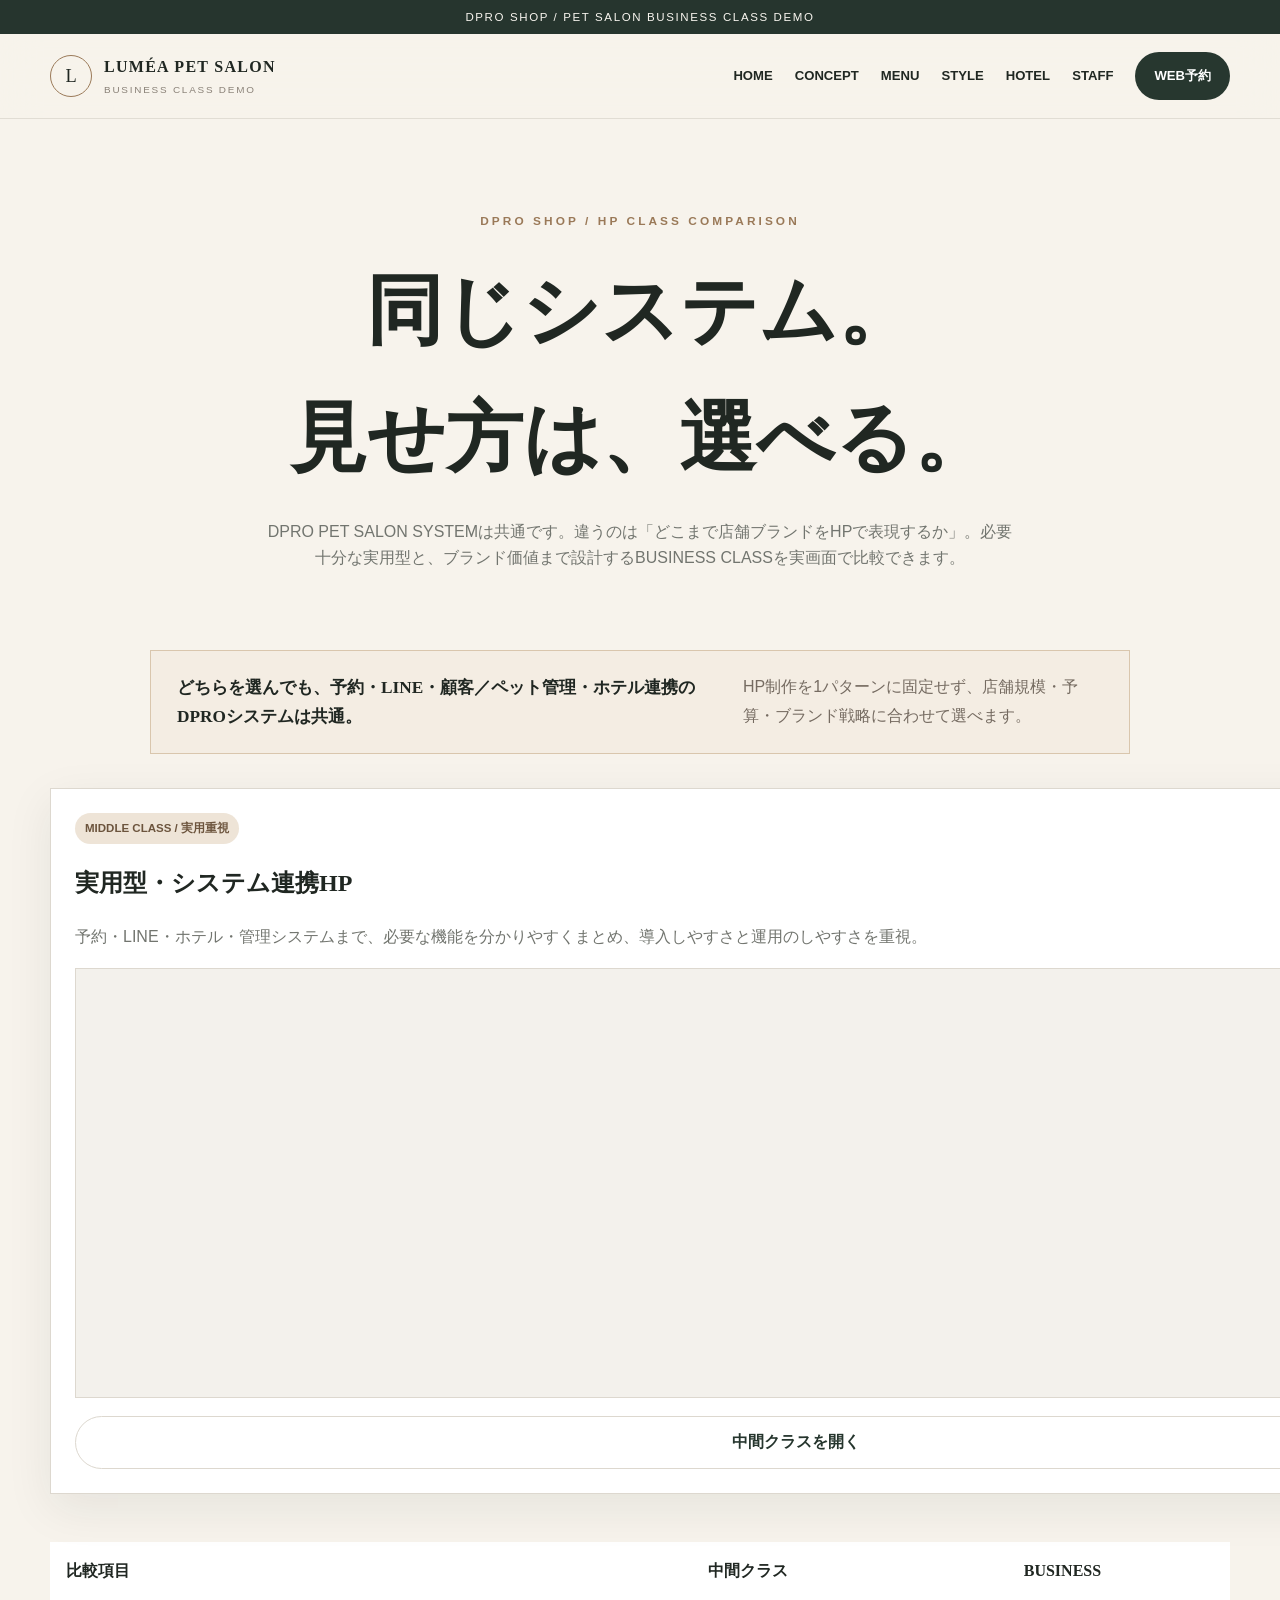
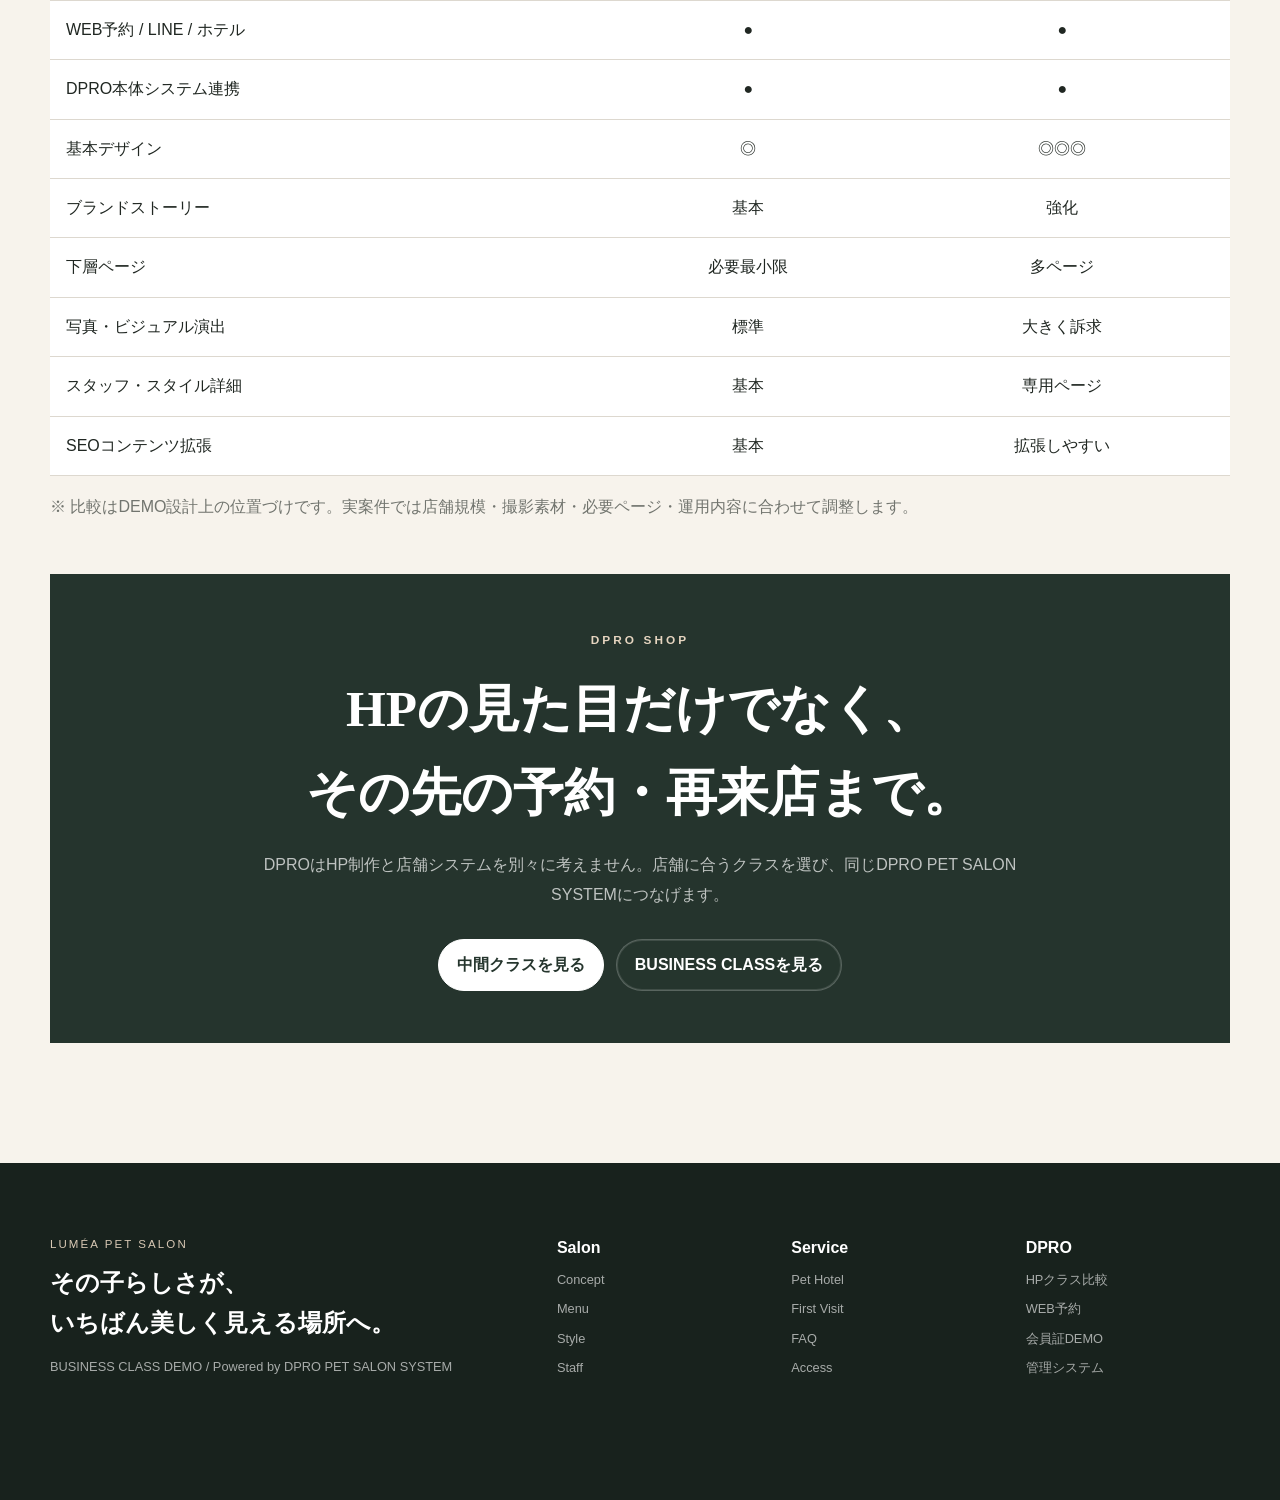
<file: compare.html>
<!doctype html><html lang="ja"><head><meta charset="utf-8"><meta name="viewport" content="width=device-width,initial-scale=1"><meta name="description" content="DPRO PET SALON BUSINESS CLASS DEMO"><title>DPRO PET SALON HPクラス比較</title><link rel="stylesheet" href="styles.css?v=1013"></head><body class="business-site"><div class="biz-topline">DPRO SHOP / PET SALON BUSINESS CLASS DEMO</div>
<header class="biz-header"><div class="container biz-header-inner">
<a class="biz-logo" href="index.html"><span class="biz-logo-mark">L</span><span class="biz-logo-text"><strong>LUMÉA PET SALON</strong><small>BUSINESS CLASS DEMO</small></span></a>
<nav class="biz-nav" id="bizNav"><a class="" href="index.html">HOME</a><a class="" href="concept.html">CONCEPT</a><a class="" href="menu.html">MENU</a><a class="" href="gallery.html">STYLE</a><a class="" href="hotel.html">HOTEL</a><a class="" href="staff.html">STAFF</a><a href="reserve.html?type=trim&demo=1" class="btn btn-primary">WEB予約</a></nav>
<button class="biz-menu-toggle" id="bizMenuToggle" aria-label="メニューを開く">☰</button>
</div></header><main><section class="biz-compare-hero"><div class="container"><span class="biz-kicker" style="color:#9a7958">DPRO SHOP / HP CLASS COMPARISON</span><h1 class="serif" style="font-size:clamp(2.8rem,6vw,5.8rem);margin:16px 0">同じシステム。<br>見せ方は、選べる。</h1><p class="muted" style="max-width:760px;margin:auto">DPRO PET SALON SYSTEMは共通です。違うのは「どこまで店舗ブランドをHPで表現するか」。必要十分な実用型と、ブランド価値まで設計するBUSINESS CLASSを実画面で比較できます。</p></div></section><section class="biz-content" style="padding-top:20px"><div class="container"><div class="compare-sales-callout"><strong>どちらを選んでも、予約・LINE・顧客／ペット管理・ホテル連携のDPROシステムは共通。</strong><span>HP制作を1パターンに固定せず、店舗規模・予算・ブランド戦略に合わせて選べます。</span></div></div><div class="container"><div class="compare-grid"><article class="compare-card"><span class="compare-badge">MIDDLE CLASS / 実用重視</span><h2 class="serif">実用型・システム連携HP</h2><p class="muted">予約・LINE・ホテル・管理システムまで、必要な機能を分かりやすくまとめ、導入しやすさと運用のしやすさを重視。</p><div class="compare-frame"><iframe title="中間クラスHPプレビュー" src="https://dpromstk2000-lab.github.io/DPRO-PET-SALON-HP-DEMO/?compare=1"></iframe></div><a class="btn btn-secondary btn-block" href="https://dpromstk2000-lab.github.io/DPRO-PET-SALON-HP-DEMO/" target="_blank" rel="noopener">中間クラスを開く</a></article><article class="compare-card business"><span class="compare-badge">BUSINESS CLASS / ブランド重視</span><h2 class="serif">ブランド設計・多ページHP</h2><p class="muted">写真、世界観、下層ページ、スタッフ・スタイル・ホテルまで「選ばれる理由」として設計。</p><div class="compare-frame"><iframe title="ビジネスクラスHPプレビュー" src="index.html?compare=1"></iframe></div><a class="btn btn-primary btn-block" href="index.html" target="_blank" rel="noopener">BUSINESS CLASSを開く</a></article></div><table class="compare-table"><thead><tr><th>比較項目</th><th>中間クラス</th><th>BUSINESS</th></tr></thead><tbody><tr><td>WEB予約 / LINE / ホテル</td><td>●</td><td>●</td></tr><tr><td>DPRO本体システム連携</td><td>●</td><td>●</td></tr><tr><td>基本デザイン</td><td>◎</td><td>◎◎◎</td></tr><tr><td>ブランドストーリー</td><td>基本</td><td>強化</td></tr><tr><td>下層ページ</td><td>必要最小限</td><td>多ページ</td></tr><tr><td>写真・ビジュアル演出</td><td>標準</td><td>大きく訴求</td></tr><tr><td>スタッフ・スタイル詳細</td><td>基本</td><td>専用ページ</td></tr><tr><td>SEOコンテンツ拡張</td><td>基本</td><td>拡張しやすい</td></tr></tbody></table><p class="muted" style="margin-top:18px">※ 比較はDEMO設計上の位置づけです。実案件では店舗規模・撮影素材・必要ページ・運用内容に合わせて調整します。</p><div class="compare-final-cta"><span class="biz-kicker">DPRO SHOP</span><h2 class="serif">HPの見た目だけでなく、<br>その先の予約・再来店まで。</h2><p>DPROはHP制作と店舗システムを別々に考えません。店舗に合うクラスを選び、同じDPRO PET SALON SYSTEMにつなげます。</p><div><a class="btn btn-secondary" href="https://dpromstk2000-lab.github.io/DPRO-PET-SALON-HP-DEMO/" target="_blank" rel="noopener">中間クラスを見る</a><a class="btn btn-primary" href="index.html">BUSINESS CLASSを見る</a></div></div></div></section></main><footer class="biz-footer"><div class="container biz-footer-grid">
<div><div class="footer-brand">LUMÉA PET SALON</div><h3>その子らしさが、<br>いちばん美しく見える場所へ。</h3><p>BUSINESS CLASS DEMO / Powered by DPRO PET SALON SYSTEM</p></div>
<div><strong>Salon</strong><a href="concept.html">Concept</a><a href="menu.html">Menu</a><a href="gallery.html">Style</a><a href="staff.html">Staff</a></div>
<div><strong>Service</strong><a href="hotel.html">Pet Hotel</a><a href="first.html">First Visit</a><a href="faq.html">FAQ</a><a href="access.html">Access</a></div>
<div><strong>DPRO</strong><a href="compare.html">HPクラス比較</a><a href="reserve.html?type=trim&demo=1">WEB予約</a><a data-member-url href="#">会員証DEMO</a><a data-owner-url href="#">管理システム</a></div>
</div></footer><div class="mobile-booking-bar"><a class="btn btn-secondary" href="hotel.html">ホテル</a><a class="btn btn-primary" href="reserve.html?type=trim&demo=1">WEB予約</a></div><script src="config.js?v=1011"></script><script src="booking-core.js?v=1011"></script><script src="app.js?v=1011"></script></body></html>
</file>
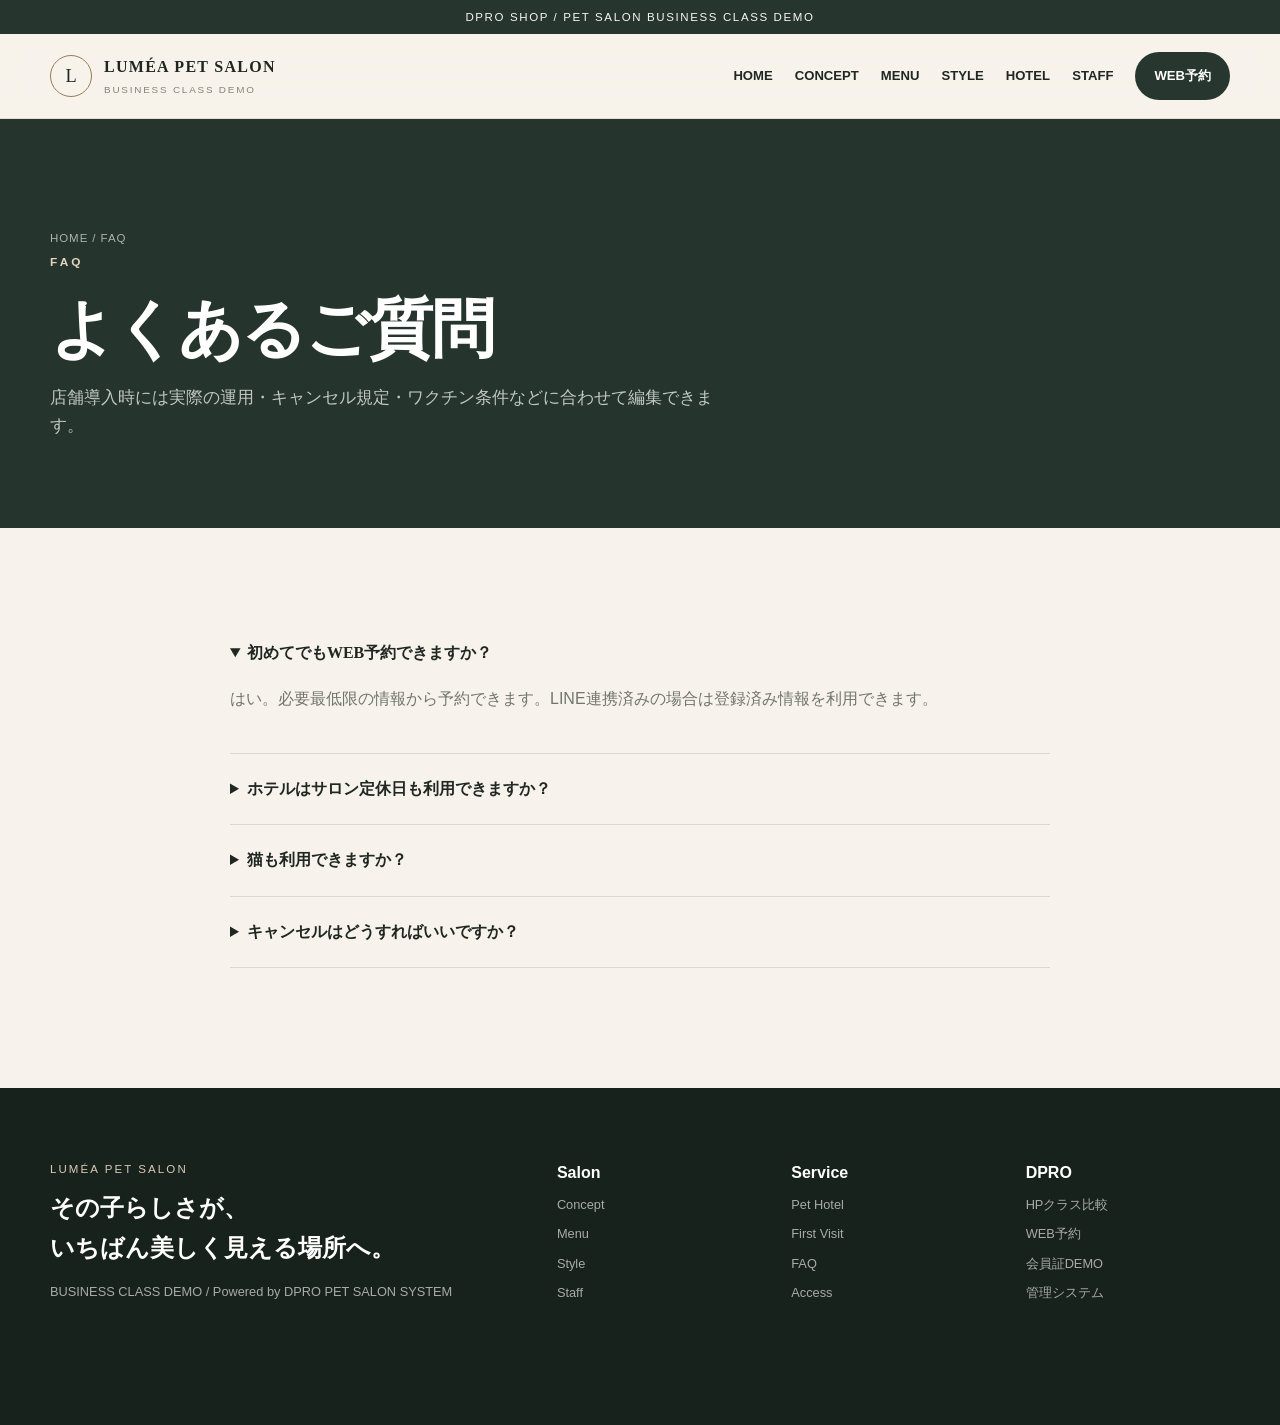
<file: faq.html>
<!doctype html><html lang="ja"><head><meta charset="utf-8"><meta name="viewport" content="width=device-width,initial-scale=1"><meta name="description" content="DPRO PET SALON BUSINESS CLASS DEMO"><title>よくあるご質問 | LUMÉA PET SALON</title><link rel="stylesheet" href="styles.css?v=1013"></head><body class="business-site"><div class="biz-topline">DPRO SHOP / PET SALON BUSINESS CLASS DEMO</div>
<header class="biz-header"><div class="container biz-header-inner">
<a class="biz-logo" href="index.html"><span class="biz-logo-mark">L</span><span class="biz-logo-text"><strong>LUMÉA PET SALON</strong><small>BUSINESS CLASS DEMO</small></span></a>
<nav class="biz-nav" id="bizNav"><a class="" href="index.html">HOME</a><a class="" href="concept.html">CONCEPT</a><a class="" href="menu.html">MENU</a><a class="" href="gallery.html">STYLE</a><a class="" href="hotel.html">HOTEL</a><a class="" href="staff.html">STAFF</a><a href="reserve.html?type=trim&demo=1" class="btn btn-primary">WEB予約</a></nav>
<button class="biz-menu-toggle" id="bizMenuToggle" aria-label="メニューを開く">☰</button>
</div></header><main><section class="biz-page-hero"><div class="container"><div class="breadcrumbs">HOME / FAQ</div><span class="biz-kicker">FAQ</span><h1>よくあるご質問</h1><p>店舗導入時には実際の運用・キャンセル規定・ワクチン条件などに合わせて編集できます。</p></div></section><section class="biz-content"><div class="container"><div class="biz-prose biz-faq"><details open><summary>初めてでもWEB予約できますか？</summary><p>はい。必要最低限の情報から予約できます。LINE連携済みの場合は登録済み情報を利用できます。</p></details><details><summary>ホテルはサロン定休日も利用できますか？</summary><p>店舗設定によります。DPROでは宿泊継続、チェックイン、チェックアウト、受け渡し時間を個別設定できます。</p></details><details><summary>猫も利用できますか？</summary><p>対応可否・メニューは店舗設定に合わせて表示できます。デモは犬・猫の両方を想定した表現にしています。</p></details><details><summary>キャンセルはどうすればいいですか？</summary><p>正式導入時に店舗のキャンセルポリシーとLINE導線を設定します。</p></details></div></div></section></main><footer class="biz-footer"><div class="container biz-footer-grid">
<div><div class="footer-brand">LUMÉA PET SALON</div><h3>その子らしさが、<br>いちばん美しく見える場所へ。</h3><p>BUSINESS CLASS DEMO / Powered by DPRO PET SALON SYSTEM</p></div>
<div><strong>Salon</strong><a href="concept.html">Concept</a><a href="menu.html">Menu</a><a href="gallery.html">Style</a><a href="staff.html">Staff</a></div>
<div><strong>Service</strong><a href="hotel.html">Pet Hotel</a><a href="first.html">First Visit</a><a href="faq.html">FAQ</a><a href="access.html">Access</a></div>
<div><strong>DPRO</strong><a href="compare.html">HPクラス比較</a><a href="reserve.html?type=trim&demo=1">WEB予約</a><a data-member-url href="#">会員証DEMO</a><a data-owner-url href="#">管理システム</a></div>
</div></footer><div class="mobile-booking-bar"><a class="btn btn-secondary" href="hotel.html">ホテル</a><a class="btn btn-primary" href="reserve.html?type=trim&demo=1">WEB予約</a></div><script src="config.js?v=1000"></script><script src="booking-core.js?v=1000"></script><script src="app.js?v=1000"></script></body></html>
</file>
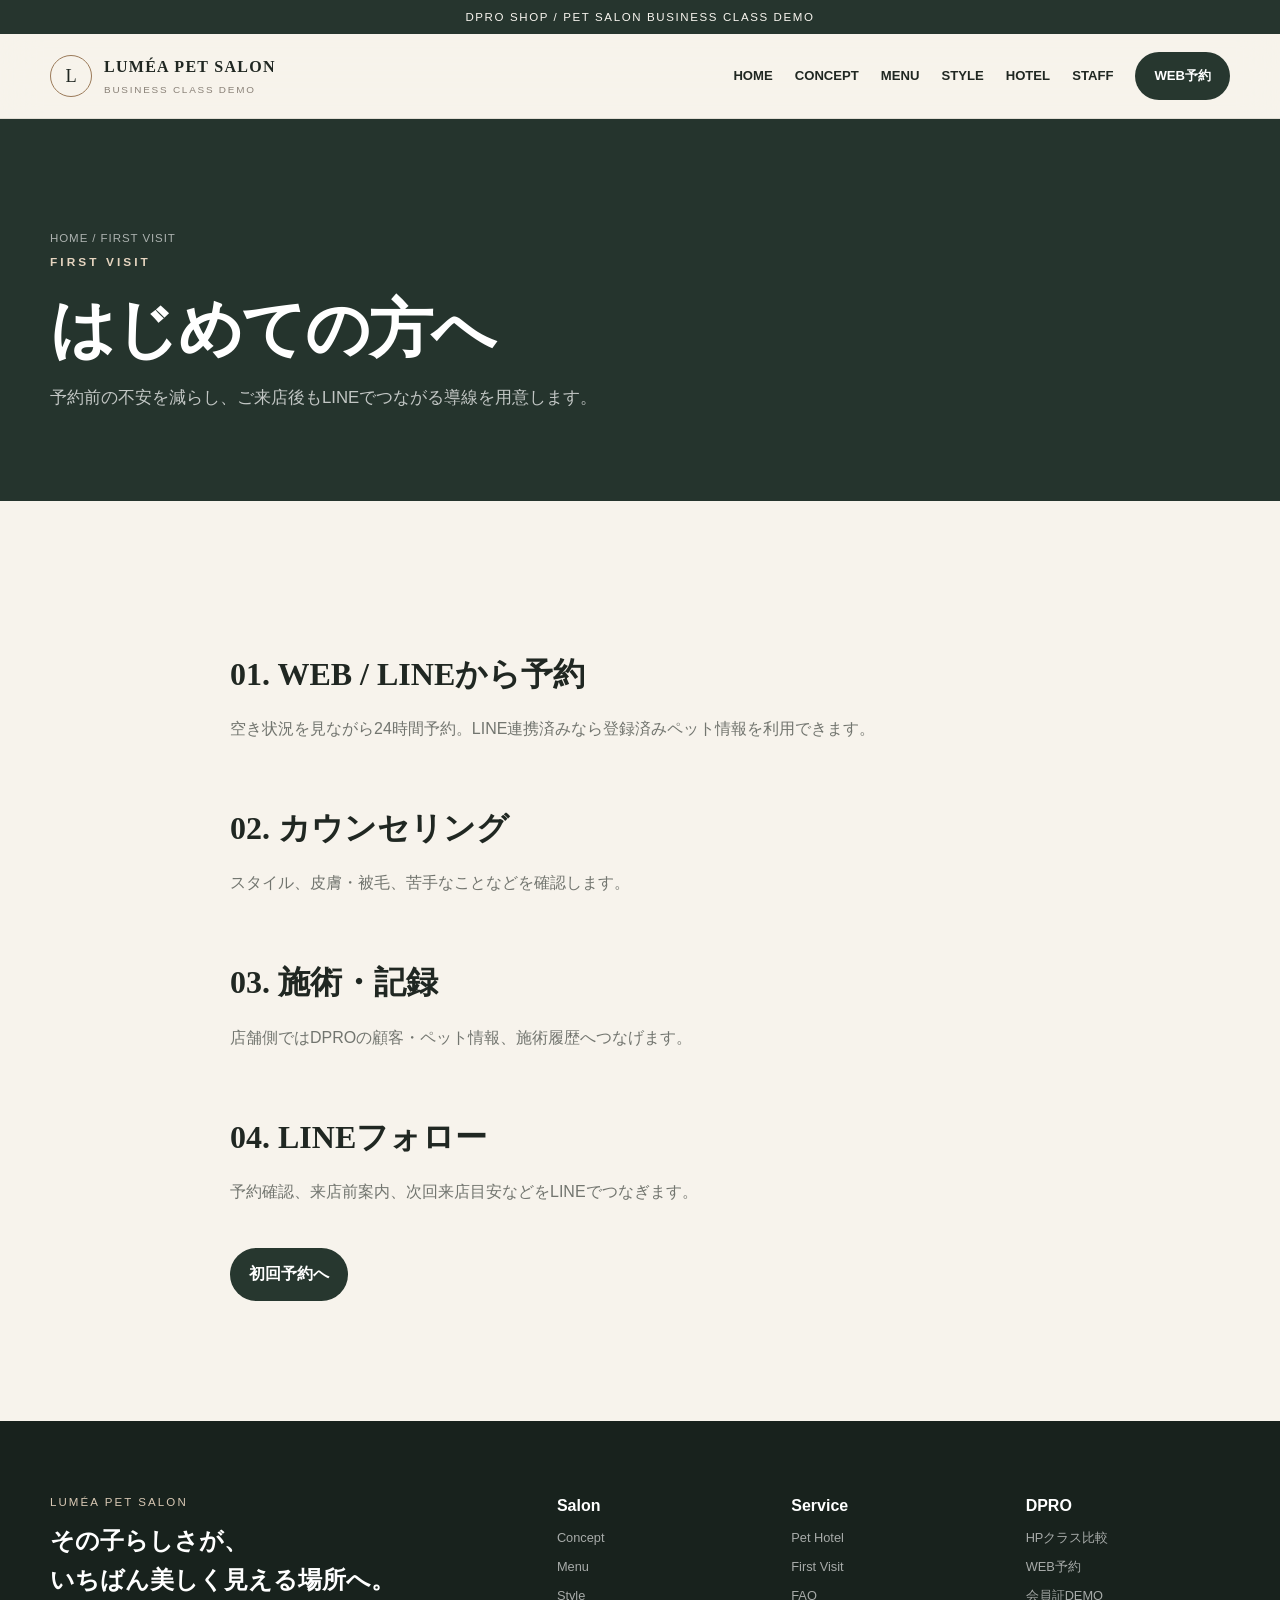
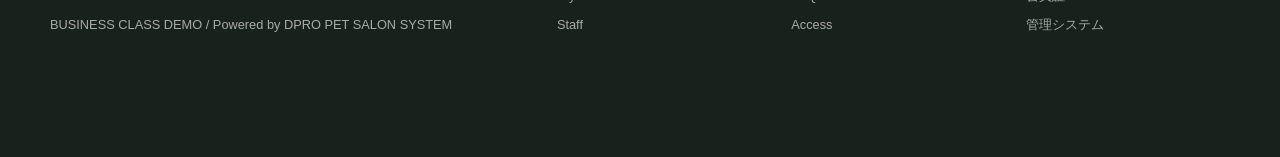
<file: first.html>
<!doctype html><html lang="ja"><head><meta charset="utf-8"><meta name="viewport" content="width=device-width,initial-scale=1"><meta name="description" content="DPRO PET SALON BUSINESS CLASS DEMO"><title>はじめての方へ | LUMÉA PET SALON</title><link rel="stylesheet" href="styles.css?v=1013"></head><body class="business-site"><div class="biz-topline">DPRO SHOP / PET SALON BUSINESS CLASS DEMO</div>
<header class="biz-header"><div class="container biz-header-inner">
<a class="biz-logo" href="index.html"><span class="biz-logo-mark">L</span><span class="biz-logo-text"><strong>LUMÉA PET SALON</strong><small>BUSINESS CLASS DEMO</small></span></a>
<nav class="biz-nav" id="bizNav"><a class="" href="index.html">HOME</a><a class="" href="concept.html">CONCEPT</a><a class="" href="menu.html">MENU</a><a class="" href="gallery.html">STYLE</a><a class="" href="hotel.html">HOTEL</a><a class="" href="staff.html">STAFF</a><a href="reserve.html?type=trim&demo=1" class="btn btn-primary">WEB予約</a></nav>
<button class="biz-menu-toggle" id="bizMenuToggle" aria-label="メニューを開く">☰</button>
</div></header><main><section class="biz-page-hero"><div class="container"><div class="breadcrumbs">HOME / FIRST VISIT</div><span class="biz-kicker">FIRST VISIT</span><h1>はじめての方へ</h1><p>予約前の不安を減らし、ご来店後もLINEでつながる導線を用意します。</p></div></section><section class="biz-content"><div class="container"><div class="biz-prose"><h2>01. WEB / LINEから予約</h2><p>空き状況を見ながら24時間予約。LINE連携済みなら登録済みペット情報を利用できます。</p><h2>02. カウンセリング</h2><p>スタイル、皮膚・被毛、苦手なことなどを確認します。</p><h2>03. 施術・記録</h2><p>店舗側ではDPROの顧客・ペット情報、施術履歴へつなげます。</p><h2>04. LINEフォロー</h2><p>予約確認、来店前案内、次回来店目安などをLINEでつなぎます。</p><div style="margin-top:40px"><a class="btn btn-primary" href="reserve.html?type=trim&demo=1">初回予約へ</a></div></div></div></section></main><footer class="biz-footer"><div class="container biz-footer-grid">
<div><div class="footer-brand">LUMÉA PET SALON</div><h3>その子らしさが、<br>いちばん美しく見える場所へ。</h3><p>BUSINESS CLASS DEMO / Powered by DPRO PET SALON SYSTEM</p></div>
<div><strong>Salon</strong><a href="concept.html">Concept</a><a href="menu.html">Menu</a><a href="gallery.html">Style</a><a href="staff.html">Staff</a></div>
<div><strong>Service</strong><a href="hotel.html">Pet Hotel</a><a href="first.html">First Visit</a><a href="faq.html">FAQ</a><a href="access.html">Access</a></div>
<div><strong>DPRO</strong><a href="compare.html">HPクラス比較</a><a href="reserve.html?type=trim&demo=1">WEB予約</a><a data-member-url href="#">会員証DEMO</a><a data-owner-url href="#">管理システム</a></div>
</div></footer><div class="mobile-booking-bar"><a class="btn btn-secondary" href="hotel.html">ホテル</a><a class="btn btn-primary" href="reserve.html?type=trim&demo=1">WEB予約</a></div><script src="config.js?v=1000"></script><script src="booking-core.js?v=1000"></script><script src="app.js?v=1000"></script></body></html>
</file>
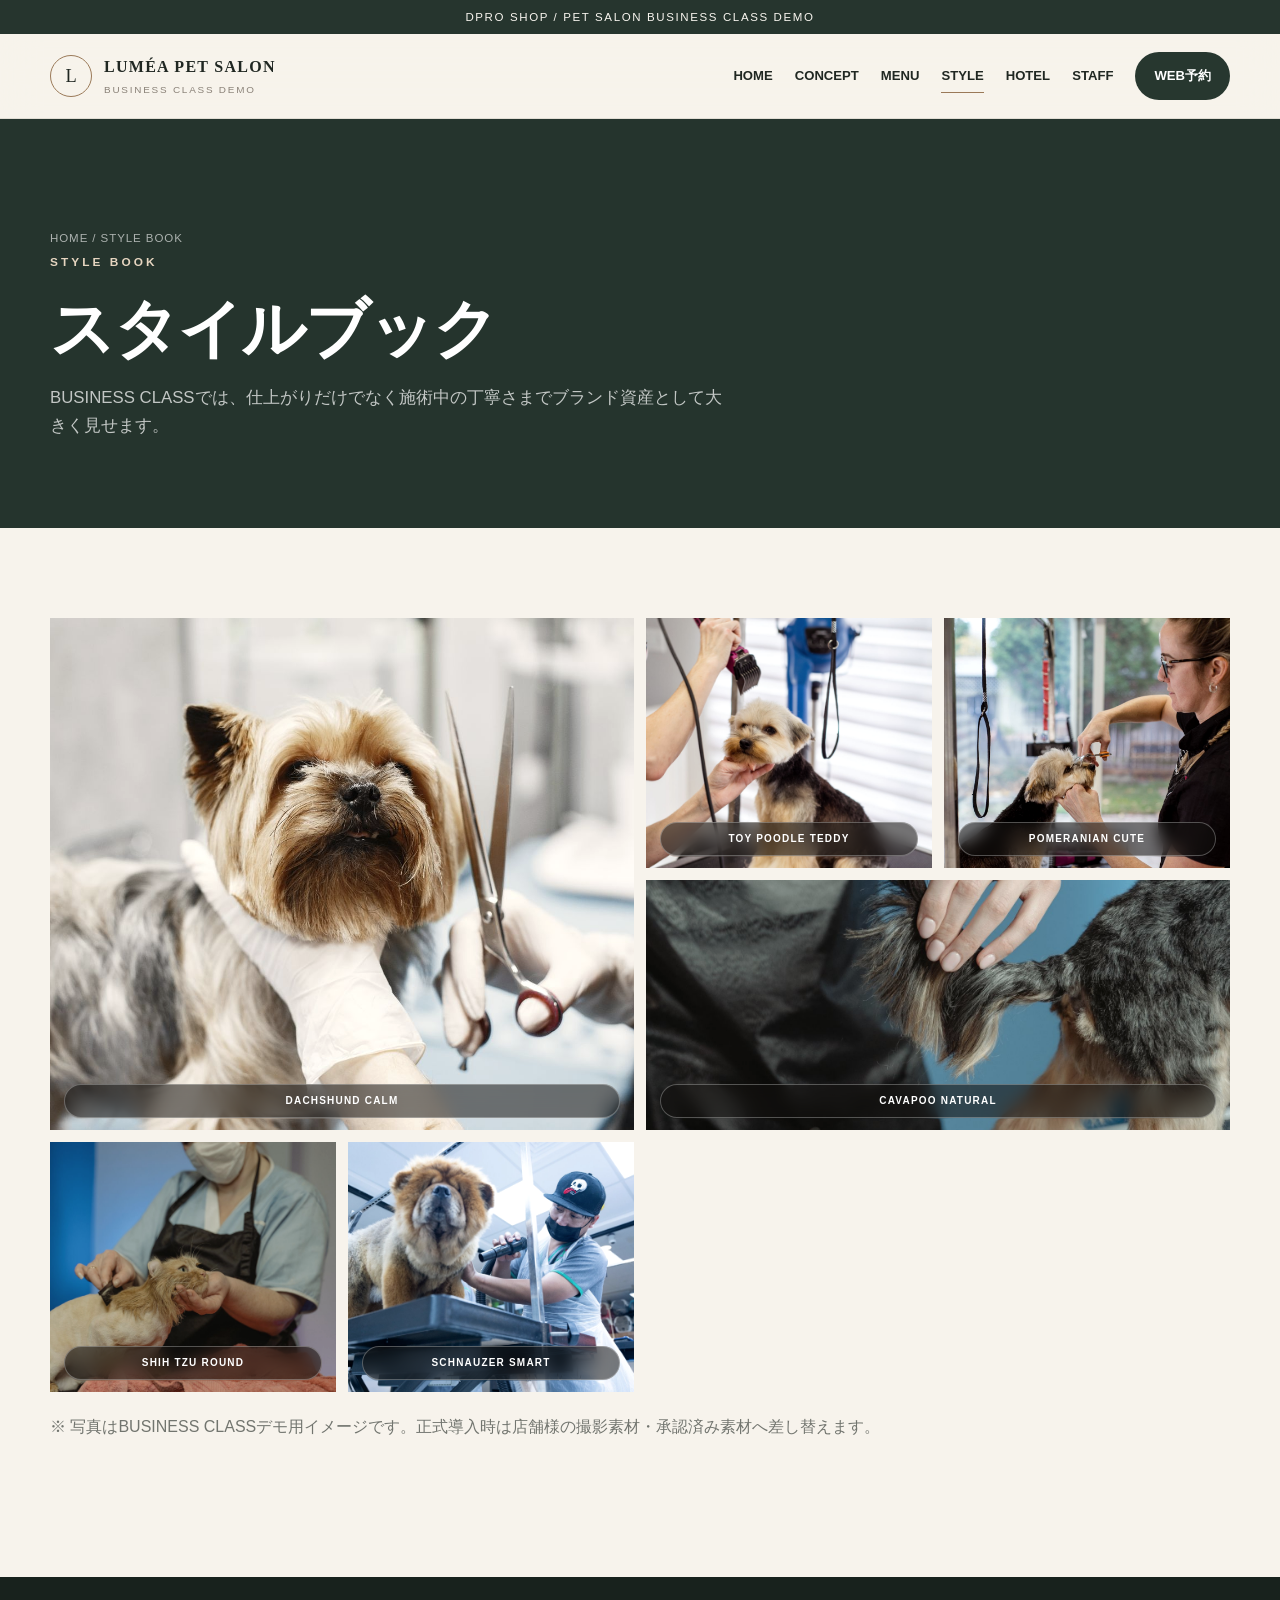
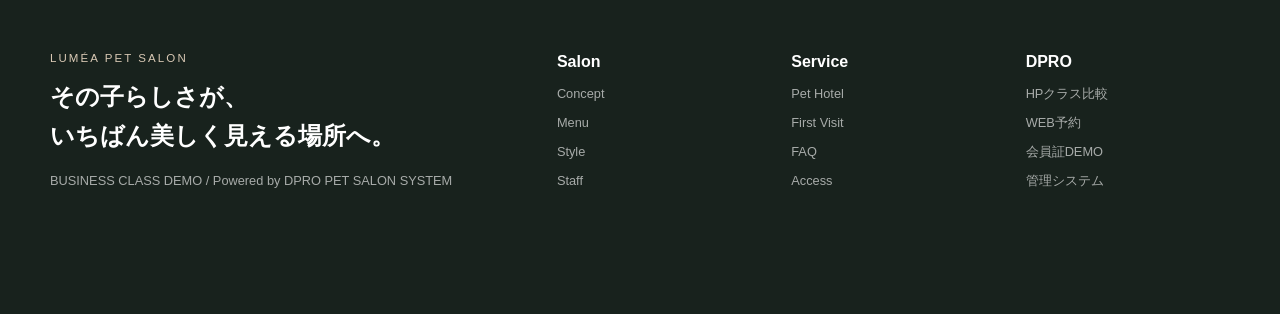
<file: gallery.html>
<!doctype html><html lang="ja"><head><meta charset="utf-8"><meta name="viewport" content="width=device-width,initial-scale=1"><meta name="description" content="DPRO PET SALON BUSINESS CLASS DEMO"><title>スタイルブック | LUMÉA PET SALON</title><link rel="stylesheet" href="styles.css?v=1013"></head><body class="business-site"><div class="biz-topline">DPRO SHOP / PET SALON BUSINESS CLASS DEMO</div>
<header class="biz-header"><div class="container biz-header-inner">
<a class="biz-logo" href="index.html"><span class="biz-logo-mark">L</span><span class="biz-logo-text"><strong>LUMÉA PET SALON</strong><small>BUSINESS CLASS DEMO</small></span></a>
<nav class="biz-nav" id="bizNav"><a class="" href="index.html">HOME</a><a class="" href="concept.html">CONCEPT</a><a class="" href="menu.html">MENU</a><a class="active" href="gallery.html">STYLE</a><a class="" href="hotel.html">HOTEL</a><a class="" href="staff.html">STAFF</a><a href="reserve.html?type=trim&demo=1" class="btn btn-primary">WEB予約</a></nav>
<button class="biz-menu-toggle" id="bizMenuToggle" aria-label="メニューを開く">☰</button>
</div></header><main><section class="biz-page-hero"><div class="container"><div class="breadcrumbs">HOME / STYLE BOOK</div><span class="biz-kicker">STYLE BOOK</span><h1>スタイルブック</h1><p>BUSINESS CLASSでは、仕上がりだけでなく施術中の丁寧さまでブランド資産として大きく見せます。</p></div></section><section class="biz-content"><div class="container"><div class="biz-gallery">
<figure><img src="style-dachshund-calm.jpg" alt="DACHSHUND CALM"><figcaption>DACHSHUND CALM</figcaption></figure>
<figure><img src="style-toy-poodle-teddy.jpg" alt="TOY POODLE TEDDY"><figcaption>TOY POODLE TEDDY</figcaption></figure>
<figure><img src="style-pomeranian-cute.jpg" alt="POMERANIAN CUTE"><figcaption>POMERANIAN CUTE</figcaption></figure>
<figure><img src="style-04-cavapoo.jpg" alt="CAVAPOO NATURAL"><figcaption>CAVAPOO NATURAL</figcaption></figure>
<figure><img src="style-05-shih-tzu.jpg" alt="SHIH TZU ROUND"><figcaption>SHIH TZU ROUND</figcaption></figure>
<figure><img src="style-06-schnauzer.jpg" alt="SCHNAUZER SMART"><figcaption>SCHNAUZER SMART</figcaption></figure>
</div><p class="muted" style="margin-top:22px">※ 写真はBUSINESS CLASSデモ用イメージです。正式導入時は店舗様の撮影素材・承認済み素材へ差し替えます。</p></div></section></main><footer class="biz-footer"><div class="container biz-footer-grid">
<div><div class="footer-brand">LUMÉA PET SALON</div><h3>その子らしさが、<br>いちばん美しく見える場所へ。</h3><p>BUSINESS CLASS DEMO / Powered by DPRO PET SALON SYSTEM</p></div>
<div><strong>Salon</strong><a href="concept.html">Concept</a><a href="menu.html">Menu</a><a href="gallery.html">Style</a><a href="staff.html">Staff</a></div>
<div><strong>Service</strong><a href="hotel.html">Pet Hotel</a><a href="first.html">First Visit</a><a href="faq.html">FAQ</a><a href="access.html">Access</a></div>
<div><strong>DPRO</strong><a href="compare.html">HPクラス比較</a><a href="reserve.html?type=trim&demo=1">WEB予約</a><a data-member-url href="#">会員証DEMO</a><a data-owner-url href="#">管理システム</a></div>
</div></footer><div class="mobile-booking-bar"><a class="btn btn-secondary" href="hotel.html">ホテル</a><a class="btn btn-primary" href="reserve.html?type=trim&demo=1">WEB予約</a></div><script src="config.js?v=1011"></script><script src="booking-core.js?v=1011"></script><script src="app.js?v=1011"></script></body></html>
</file>
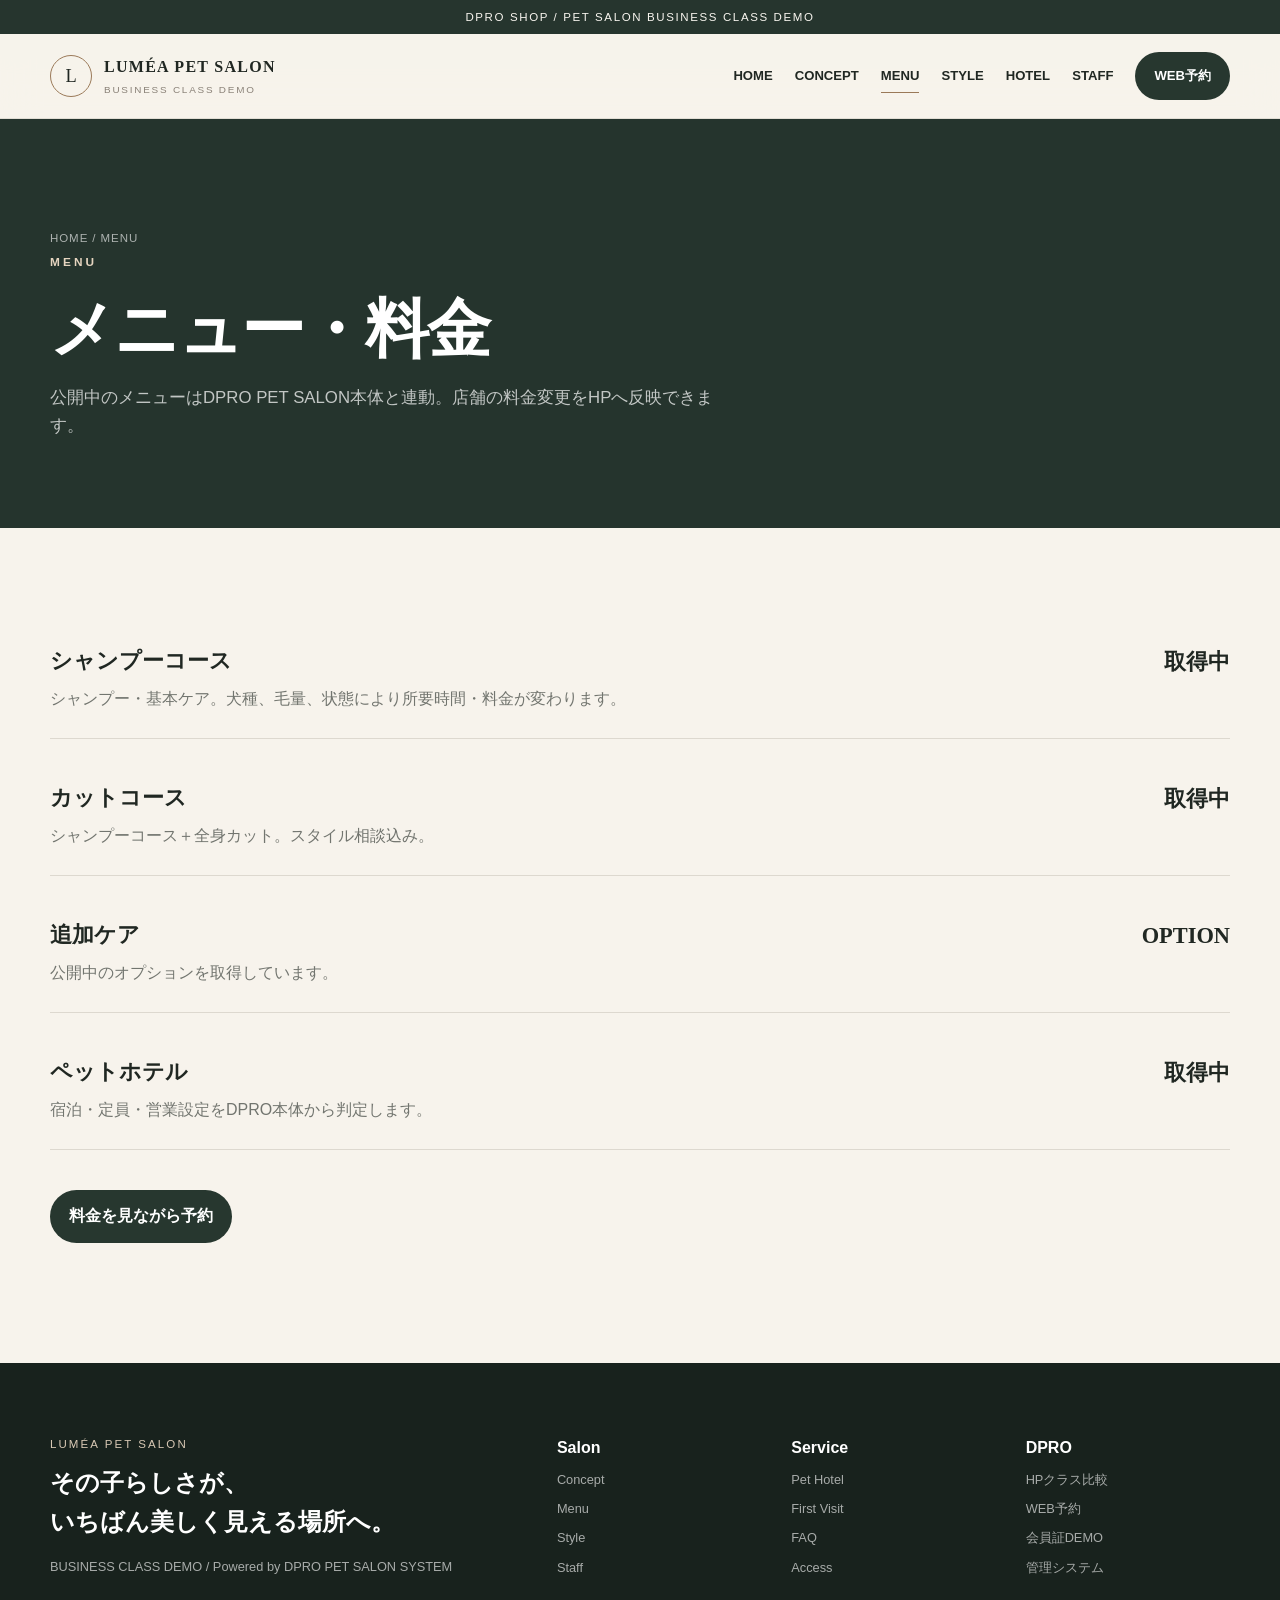
<file: menu.html>
<!doctype html><html lang="ja"><head><meta charset="utf-8"><meta name="viewport" content="width=device-width,initial-scale=1"><meta name="description" content="DPRO PET SALON BUSINESS CLASS DEMO"><title>メニュー・料金 | LUMÉA PET SALON</title><link rel="stylesheet" href="styles.css?v=1013"></head><body class="business-site"><div class="biz-topline">DPRO SHOP / PET SALON BUSINESS CLASS DEMO</div>
<header class="biz-header"><div class="container biz-header-inner">
<a class="biz-logo" href="index.html"><span class="biz-logo-mark">L</span><span class="biz-logo-text"><strong>LUMÉA PET SALON</strong><small>BUSINESS CLASS DEMO</small></span></a>
<nav class="biz-nav" id="bizNav"><a class="" href="index.html">HOME</a><a class="" href="concept.html">CONCEPT</a><a class="active" href="menu.html">MENU</a><a class="" href="gallery.html">STYLE</a><a class="" href="hotel.html">HOTEL</a><a class="" href="staff.html">STAFF</a><a href="reserve.html?type=trim&demo=1" class="btn btn-primary">WEB予約</a></nav>
<button class="biz-menu-toggle" id="bizMenuToggle" aria-label="メニューを開く">☰</button>
</div></header><main><section class="biz-page-hero"><div class="container"><div class="breadcrumbs">HOME / MENU</div><span class="biz-kicker">MENU</span><h1>メニュー・料金</h1><p>公開中のメニューはDPRO PET SALON本体と連動。店舗の料金変更をHPへ反映できます。</p></div></section><section class="biz-content"><div class="container"><div class="biz-menu-list"><div class="biz-menu-row"><div><h3>シャンプーコース</h3><p>シャンプー・基本ケア。犬種、毛量、状態により所要時間・料金が変わります。</p></div><div class="price" data-live-shampoo-price>取得中</div></div><div class="biz-menu-row"><div><h3>カットコース</h3><p>シャンプーコース＋全身カット。スタイル相談込み。</p></div><div class="price" data-live-cut-price>取得中</div></div><div class="biz-menu-row"><div><h3>追加ケア</h3><p data-live-option>公開中のオプションを取得しています。</p></div><div class="price">OPTION</div></div><div class="biz-menu-row"><div><h3>ペットホテル</h3><p>宿泊・定員・営業設定をDPRO本体から判定します。</p></div><div class="price" data-live-hotel-price>取得中</div></div></div><div style="margin-top:40px"><a class="btn btn-primary" href="reserve.html?type=trim&demo=1">料金を見ながら予約</a></div></div></section></main><footer class="biz-footer"><div class="container biz-footer-grid">
<div><div class="footer-brand">LUMÉA PET SALON</div><h3>その子らしさが、<br>いちばん美しく見える場所へ。</h3><p>BUSINESS CLASS DEMO / Powered by DPRO PET SALON SYSTEM</p></div>
<div><strong>Salon</strong><a href="concept.html">Concept</a><a href="menu.html">Menu</a><a href="gallery.html">Style</a><a href="staff.html">Staff</a></div>
<div><strong>Service</strong><a href="hotel.html">Pet Hotel</a><a href="first.html">First Visit</a><a href="faq.html">FAQ</a><a href="access.html">Access</a></div>
<div><strong>DPRO</strong><a href="compare.html">HPクラス比較</a><a href="reserve.html?type=trim&demo=1">WEB予約</a><a data-member-url href="#">会員証DEMO</a><a data-owner-url href="#">管理システム</a></div>
</div></footer><div class="mobile-booking-bar"><a class="btn btn-secondary" href="hotel.html">ホテル</a><a class="btn btn-primary" href="reserve.html?type=trim&demo=1">WEB予約</a></div><script src="config.js?v=1000"></script><script src="booking-core.js?v=1000"></script><script src="app.js?v=1000"></script></body></html>
</file>
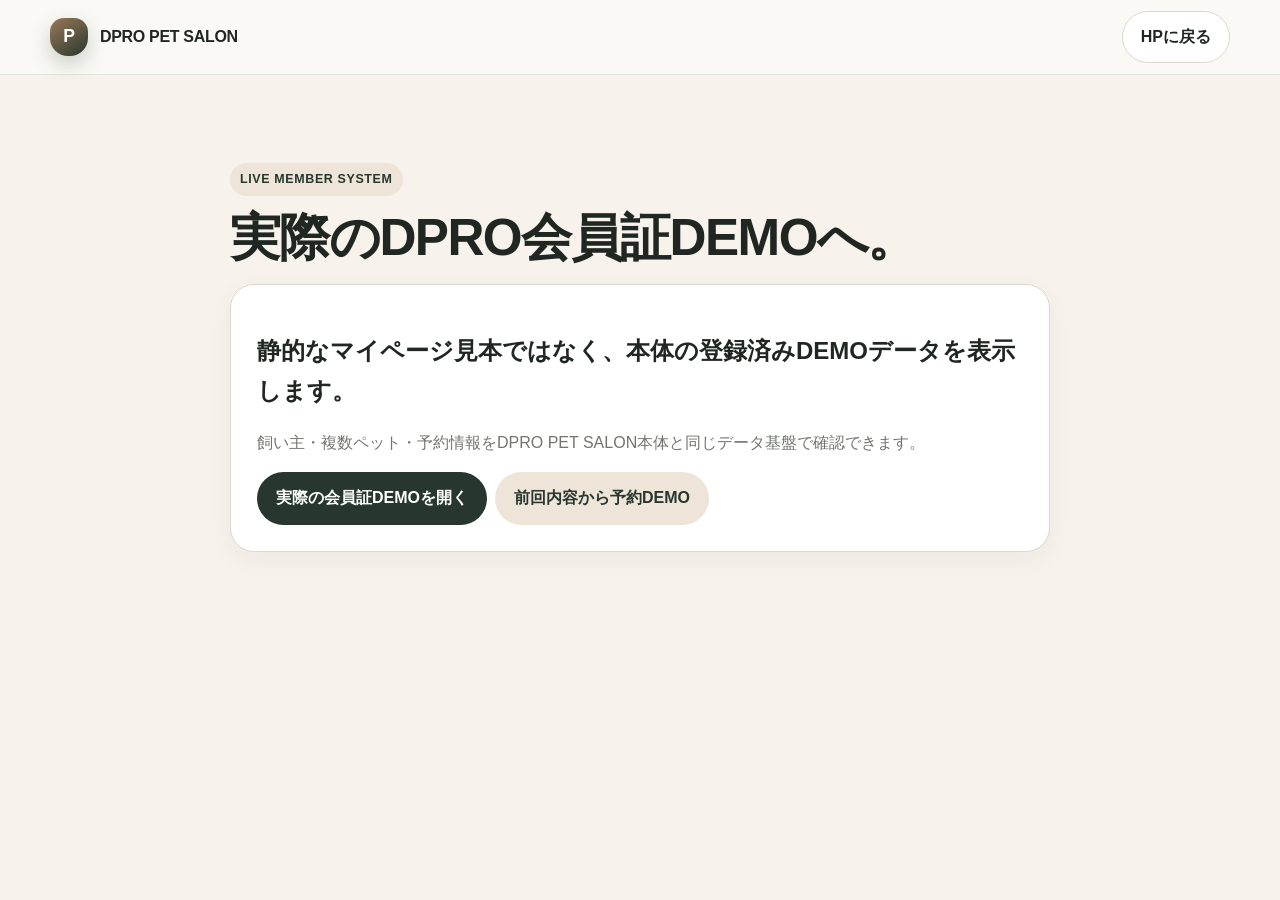
<file: mypage.html>
<!doctype html><html lang="ja"><head><meta charset="utf-8"><meta name="viewport" content="width=device-width,initial-scale=1"><title>会員証DEMO | DPRO PET SALON</title><link rel="stylesheet" href="styles.css?v=1013"></head><body><header class="header"><div class="container header-inner"><a class="brand" href="index.html"><span class="brand-mark">P</span><span>DPRO PET SALON</span></a><a class="btn btn-secondary" href="index.html">HPに戻る</a></div></header><main class="section"><div class="container" style="max-width:820px"><span class="eyebrow">LIVE MEMBER SYSTEM</span><h1 class="section-title">実際のDPRO会員証DEMOへ。</h1><div class="card"><h2>静的なマイページ見本ではなく、本体の登録済みDEMOデータを表示します。</h2><p class="muted">飼い主・複数ペット・予約情報をDPRO PET SALON本体と同じデータ基盤で確認できます。</p><a class="btn btn-primary" id="goMember" href="#">実際の会員証DEMOを開く</a><a class="btn btn-soft" style="margin-left:8px" href="reserve.html?type=trim&demo=1&repeat=1">前回内容から予約DEMO</a></div></div></main><script src="config.js?v=10000"></script><script>document.getElementById('goMember').href=window.DPRO_PET_SALON_CONFIG.system.memberUrl;</script></body></html>
</file>
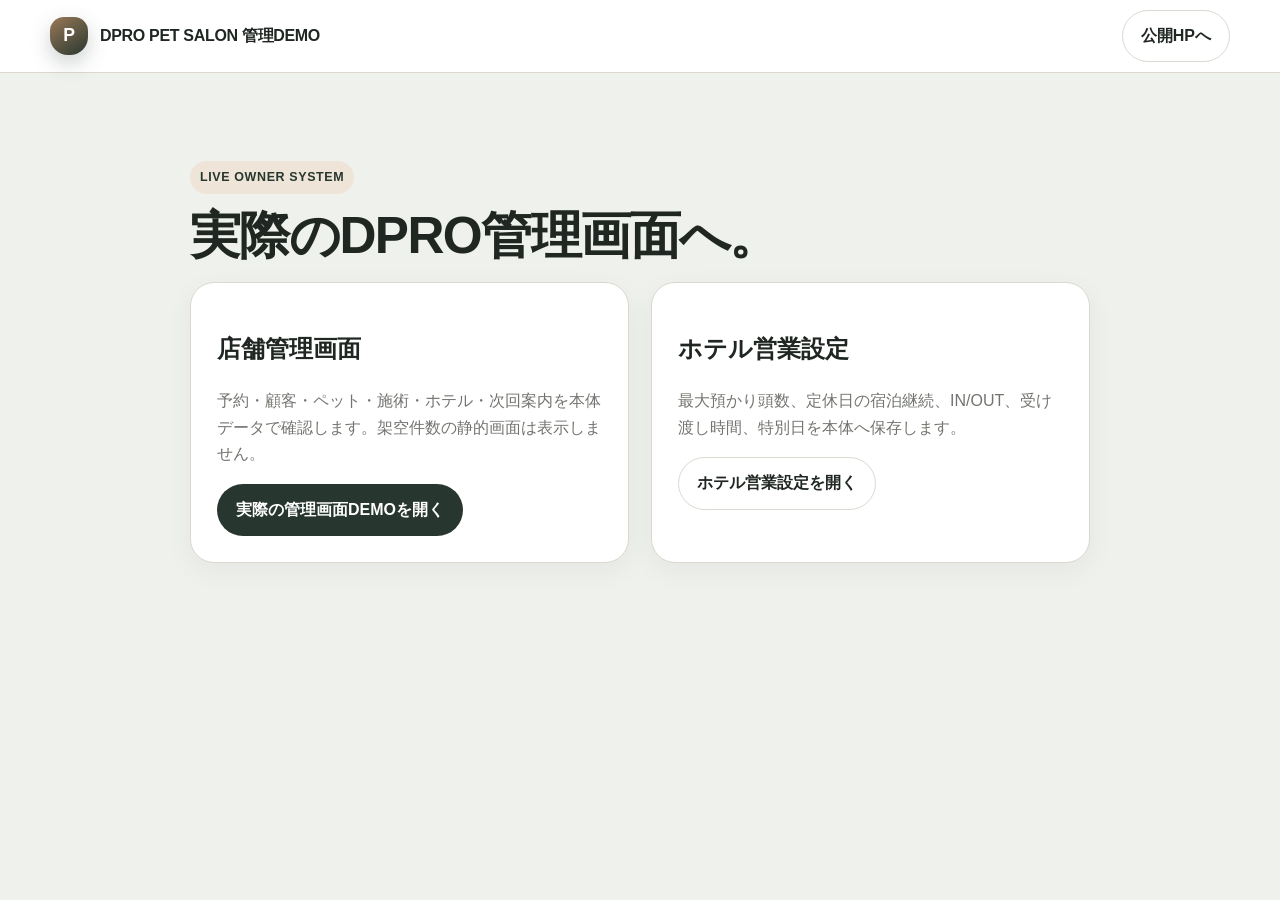
<file: owner-demo.html>
<!doctype html><html lang="ja"><head><meta charset="utf-8"><meta name="viewport" content="width=device-width,initial-scale=1"><title>管理画面DEMO | DPRO PET SALON</title><link rel="stylesheet" href="styles.css?v=1013"></head><body style="background:#eef1ec"><header class="booking-header"><div class="container"><a class="brand" href="index.html"><span class="brand-mark">P</span><span>DPRO PET SALON 管理DEMO</span></a><a class="btn btn-secondary" href="index.html">公開HPへ</a></div></header><main class="section"><div class="container" style="max-width:900px"><span class="eyebrow">LIVE OWNER SYSTEM</span><h1 class="section-title">実際のDPRO管理画面へ。</h1><div class="grid grid-2"><div class="card"><h2>店舗管理画面</h2><p class="muted">予約・顧客・ペット・施術・ホテル・次回案内を本体データで確認します。架空件数の静的画面は表示しません。</p><a class="btn btn-primary" id="goOwner" href="#">実際の管理画面DEMOを開く</a></div><div class="card"><h2>ホテル営業設定</h2><p class="muted">最大預かり頭数、定休日の宿泊継続、IN/OUT、受け渡し時間、特別日を本体へ保存します。</p><a class="btn btn-secondary" id="goHotelSettings" href="#">ホテル営業設定を開く</a></div></div></div></main><script src="config.js?v=10000"></script><script>const c=window.DPRO_PET_SALON_CONFIG;document.getElementById('goOwner').href=c.system.ownerUrl;document.getElementById('goHotelSettings').href=c.system.hotelSettingsUrl;</script></body></html>
</file>
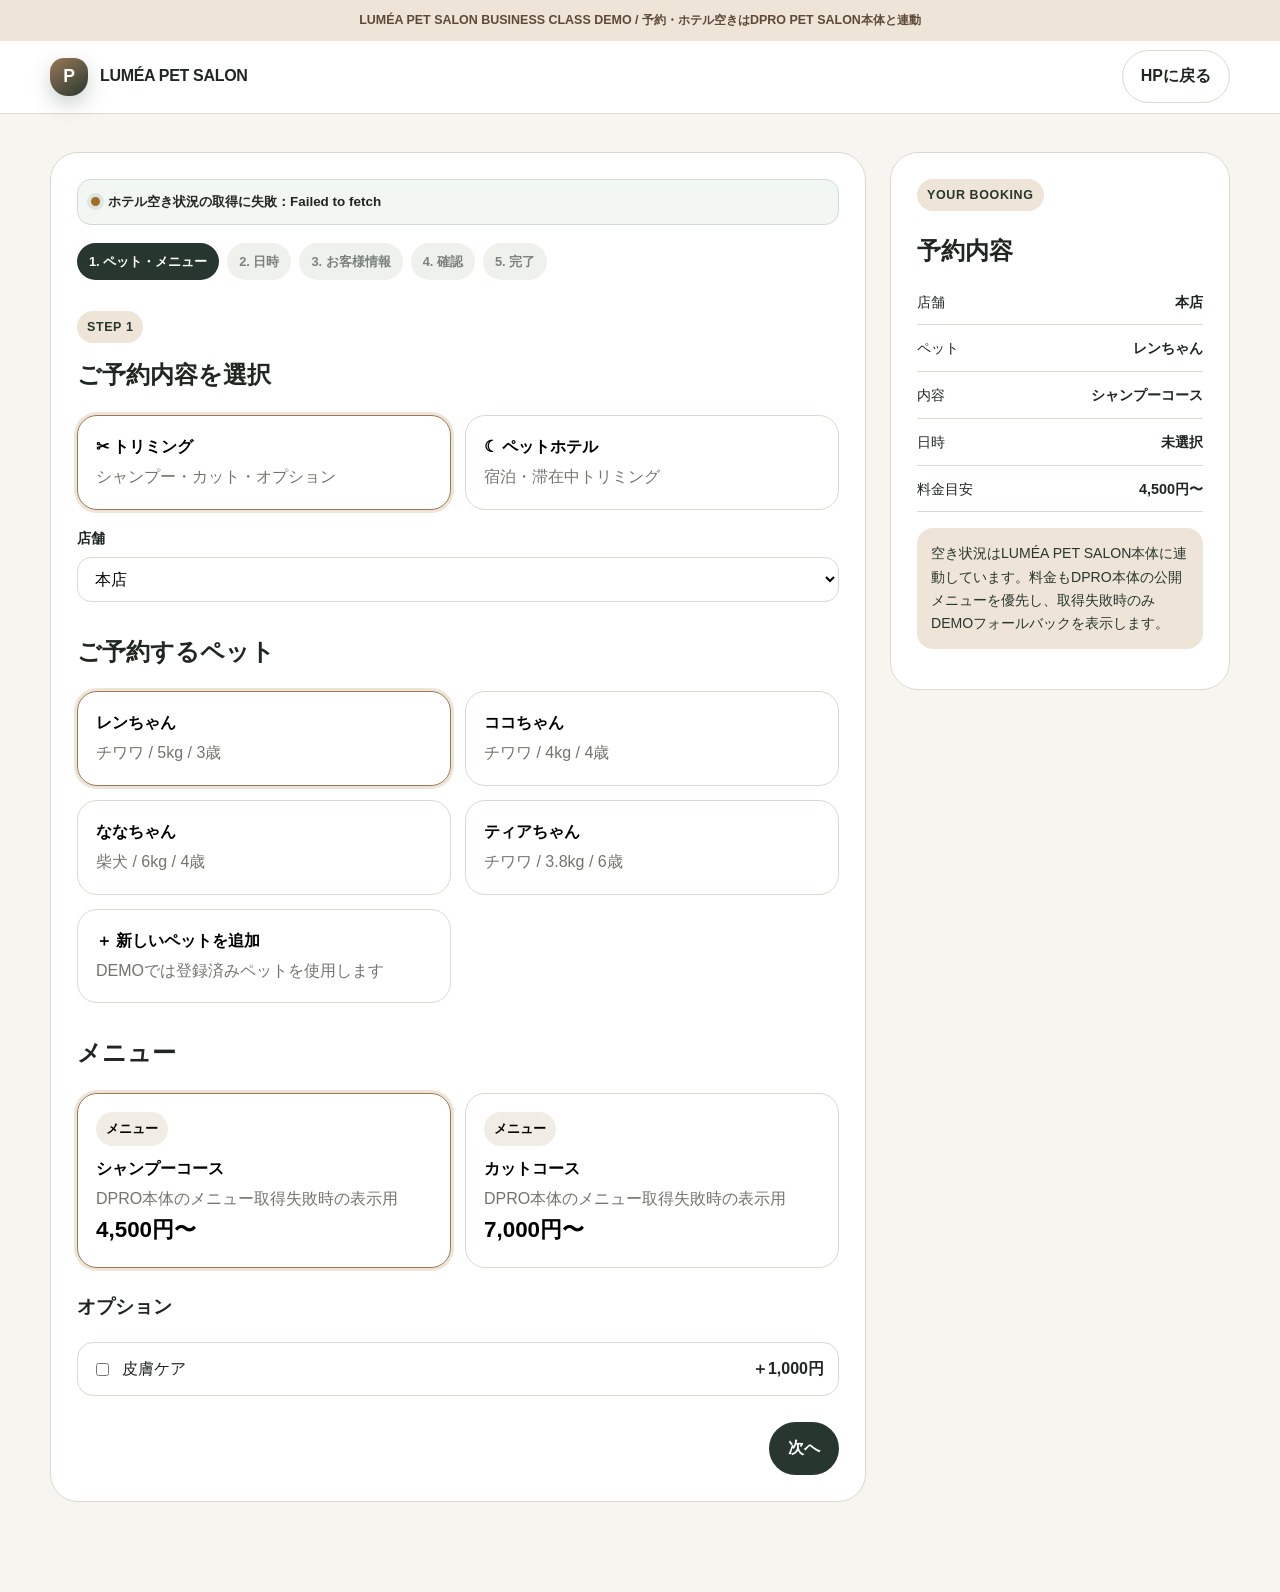
<file: reserve.html>
<!doctype html>
<html lang="ja">
<head>
  <meta charset="utf-8">
  <meta name="viewport" content="width=device-width,initial-scale=1">
  <title>予約DEMO | LUMÉA PET SALON</title>
  <link rel="stylesheet" href="styles.css?v=1013">
  <style>
    .live-source{display:flex;align-items:center;gap:8px;flex-wrap:wrap;margin:0 0 18px;padding:11px 13px;border:1px solid #cfdad2;border-radius:14px;background:#f3f7f4;font-size:.84rem;font-weight:800}
    .live-dot{width:9px;height:9px;border-radius:50%;background:#3c7555;box-shadow:0 0 0 4px rgba(60,117,85,.12)}
    .hotel-availability{margin-top:16px}
    .hotel-availability h3{margin:0 0 10px}
    .hotel-days{display:grid;grid-template-columns:repeat(4,minmax(0,1fr));gap:9px}
    .hotel-day{border:1px solid var(--line);border-radius:14px;padding:10px;background:#fff}
    .hotel-day strong{display:block;font-size:.86rem}
    .hotel-day span{display:block;margin-top:3px;font-size:.82rem;font-weight:800}
    .hotel-day.available span{color:var(--ok)}
    .hotel-day.limited span{color:var(--warn)}
    .hotel-day.full span,.hotel-day.closed span{color:var(--danger)}
    .hotel-result{margin-top:12px;padding:13px 14px;border-radius:14px;font-size:.9rem;font-weight:800}
    .hotel-result.ok{background:#e8f3eb;color:#2e6848}
    .hotel-result.ng{background:#f7eae8;color:#824944}
    .hotel-result.loading{background:#f1f2ef;color:var(--muted)}
    .booking-error{display:none;margin-top:12px;padding:13px 14px;border-radius:14px;background:#f7eae8;color:#824944;font-weight:800}
    .booking-error.show{display:block}
    @media(max-width:700px){.hotel-days{grid-template-columns:repeat(2,minmax(0,1fr))}}
  </style>
</head>
<body class="booking-page"><div class="business-booking-note">LUMÉA PET SALON BUSINESS CLASS DEMO / 予約・ホテル空きはDPRO PET SALON本体と連動</div>
<header class="booking-header">
  <div class="container">
    <a class="brand" href="index.html"><span class="brand-mark">P</span><span>LUMÉA PET SALON</span></a>
    <a class="btn btn-secondary" href="index.html">HPに戻る</a>
  </div>
</header>

<main class="booking-wrap">
<div class="container">
<div class="booking-shell">
<section class="booking-main">
  <div class="live-source"><span class="live-dot"></span><span id="liveSourceText">LUMÉA PET SALON 本体システムに接続中…</span></div><div class="notice" id="repeatNotice" hidden style="margin:0 0 18px">前回の内容を読み込みました（営業DEMO）。</div>
  <div class="steps" id="steps"></div>

  <div class="step-panel active">
    <span class="eyebrow">STEP 1</span><h1 style="margin:12px 0 20px">ご予約内容を選択</h1>
    <div class="choice-grid">
      <button type="button" class="choice selected" id="serviceTrim"><strong>✂ トリミング</strong><span class="muted">シャンプー・カット・オプション</span></button>
      <button type="button" class="choice" id="serviceHotel"><strong>☾ ペットホテル</strong><span class="muted">宿泊・滞在中トリミング</span></button>
    </div>
    <div class="field" id="storeBox" style="margin-top:18px"><label>店舗</label><select id="storeSelect"></select></div>
    <h2 style="margin-top:30px">ご予約するペット</h2><div class="choice-grid" id="petChoices"></div>
    <div id="trimBlock"><h2 style="margin-top:30px">メニュー</h2><div class="choice-grid" id="menuChoices"></div><h3 style="margin-top:24px">オプション</h3><div class="option-list" id="optionList"></div></div>
    <div id="hotelBlock" hidden><h2 style="margin-top:30px">ホテル利用</h2><p class="notice">宿泊日程は次のステップで選択します。ホテル定員・受付可否はLUMÉA PET SALON本体の店舗設定と申込状況から自動判定します。</p></div>
  </div>

  <div class="step-panel">
    <span class="eyebrow">STEP 2</span><h1 id="dateStepTitle" style="margin:12px 0 20px">ご希望の日時を選択</h1>
    <div id="trimCalendarWrap">
      <div class="desktop-calendar"><table class="calendar-table"><thead><tr id="calendarHead"></tr></thead><tbody id="calendarBody"></tbody></table></div>
      <div class="mobile-slots"><div class="date-tabs" id="dateTabs"></div><div class="time-list" id="timeList"></div></div>
      <p class="notice" style="margin-top:16px">DPRO本体の予約枠に連動しています。○ 予約可能　△ 残りわずか　× 満枠　— 受付終了／定休日。</p>
    </div>

    <div id="hotelDateWrap" hidden>
      <div class="form-grid">
        <div class="field"><label>チェックイン日</label><input type="date" id="checkin"></div>
        <div class="field"><label>チェックイン時間</label><select id="checkinTime"></select></div>
        <div class="field"><label>チェックアウト日</label><input type="date" id="checkout"></div>
        <div class="field"><label>チェックアウト時間</label><select id="checkoutTime"></select></div>
        <div class="field full"><label class="option-row"><span><input type="checkbox" id="hotelTrim"> 滞在中トリミングを希望する（店舗確認後に確定）</span><strong>希望受付</strong></label></div>
      </div>
      <div class="hotel-availability">
        <h3>ホテル空き状況 <span class="muted" id="hotelCapacityLabel"></span></h3><p class="notice" id="hotelPolicyNote" style="margin:0 0 10px">ホテル営業設定をDPRO本体から取得中です。</p>
        <div class="hotel-days" id="hotelDays"><div class="hotel-day"><strong>読込中</strong><span>本体へ接続中…</span></div></div>
        <div class="hotel-result loading" id="hotelStayResult">チェックイン・チェックアウトを選択すると、宿泊期間すべての空きを確認します。</div>
      </div>
      <p class="notice">最大預かり頭数・現在の申込頭数・ホテル営業設定をLUMÉA PET SALON本体から取得しています。サロン定休日でも「宿泊継続」「チェックイン」「チェックアウト」を店舗設定どおり個別判定します。</p>
    </div>
  </div>

  <div class="step-panel">
    <span class="eyebrow">STEP 3</span><h1 style="margin:12px 0 20px">お客様情報</h1>
    <p class="notice">LINE連携済みDEMO：登録情報があるため入力を最小化しています。</p>
    <div class="form-grid" style="margin-top:18px">
      <div class="field"><label>お名前</label><input id="customerName" value="デモ太郎"></div>
      <div class="field"><label>電話番号</label><input id="customerPhone" value="08000002004"></div>
      <div class="field full"><label>連絡方法</label><input id="customerContact" value="LINE連携済みDEMO"></div>
      <div id="hotelCustomerExtra" class="field full" hidden>
        <div class="form-grid">
          <div class="field full"><label>緊急連絡先</label><input id="emergencyPhone" value="08000002004"></div>
          <div class="field full"><label class="option-row"><span><input type="checkbox" id="vaccineConfirmed"> ワクチン接種・証明書に関する店舗ルールを確認した</span><strong id="vaccineRequiredLabel">必須</strong></label></div><div class="field full"><label class="option-row"><span><input type="checkbox" id="hotelTerms"> お預かり確認事項に同意する</span><strong>必須</strong></label></div>
        </div>
      </div>
      <div class="field full"><label>備考</label><textarea id="requestNote" placeholder="ご要望・注意事項など"></textarea></div>
    </div>
  </div>

  <div class="step-panel">
    <span class="eyebrow">STEP 4</span><h1 style="margin:12px 0 20px">ご予約内容の確認</h1>
    <div id="confirmContent"></div>
    <p class="notice" style="margin-top:16px">「予約を確定する」でLUMÉA PET SALON本体のデモ店舗へ登録します。実店舗への通知ではありません。</p>
    <div class="booking-error" id="bookingError"></div>
  </div>

  <div class="step-panel">
    <div class="complete"><div class="complete-icon">✓</div><span class="eyebrow">COMPLETE</span><h1>受付が完了しました</h1>
      <p><strong id="completeDate"></strong><br><span id="completePet"></span></p>
      <p class="notice" id="completeNotice">LUMÉA PET SALON本体のデモ店舗へデータを登録しました。</p>
      <div class="grid" style="max-width:380px;margin:22px auto 0">
        <a class="btn btn-line" id="memberDemoLink" href="#">LINE連携・会員証DEMOで確認</a>
        <a class="btn btn-secondary" href="https://dpromstk2000-lab.github.io/dpro-pet-salon-liff/owner.html?demo=1">実際の店舗管理画面を見る</a>
        <a class="btn btn-secondary" href="index.html">HPに戻る</a>
      </div>
    </div>
  </div>

  <div class="actions" id="actions">
    <button type="button" class="btn btn-secondary" id="prevBtn">戻る</button>
    <button type="button" class="btn btn-primary" id="nextBtn">次へ</button>
    <button type="button" class="btn btn-primary" id="confirmBtn" style="display:none">予約を確定する</button>
  </div>
</section>

<aside class="booking-summary">
  <span class="eyebrow">YOUR BOOKING</span><h2>予約内容</h2><div class="summary-list" id="summaryList"></div>
  <p class="notice" style="margin-top:16px">空き状況はLUMÉA PET SALON本体に連動しています。料金もDPRO本体の公開メニューを優先し、取得失敗時のみDEMOフォールバックを表示します。</p>
</aside>
</div>
</div>
</main>

<script src="config.js?v=10000"></script>
<script src="booking-core.js?v=10000"></script>
<script src="reserve.js?v=10000"></script>
</body></html>
</file>
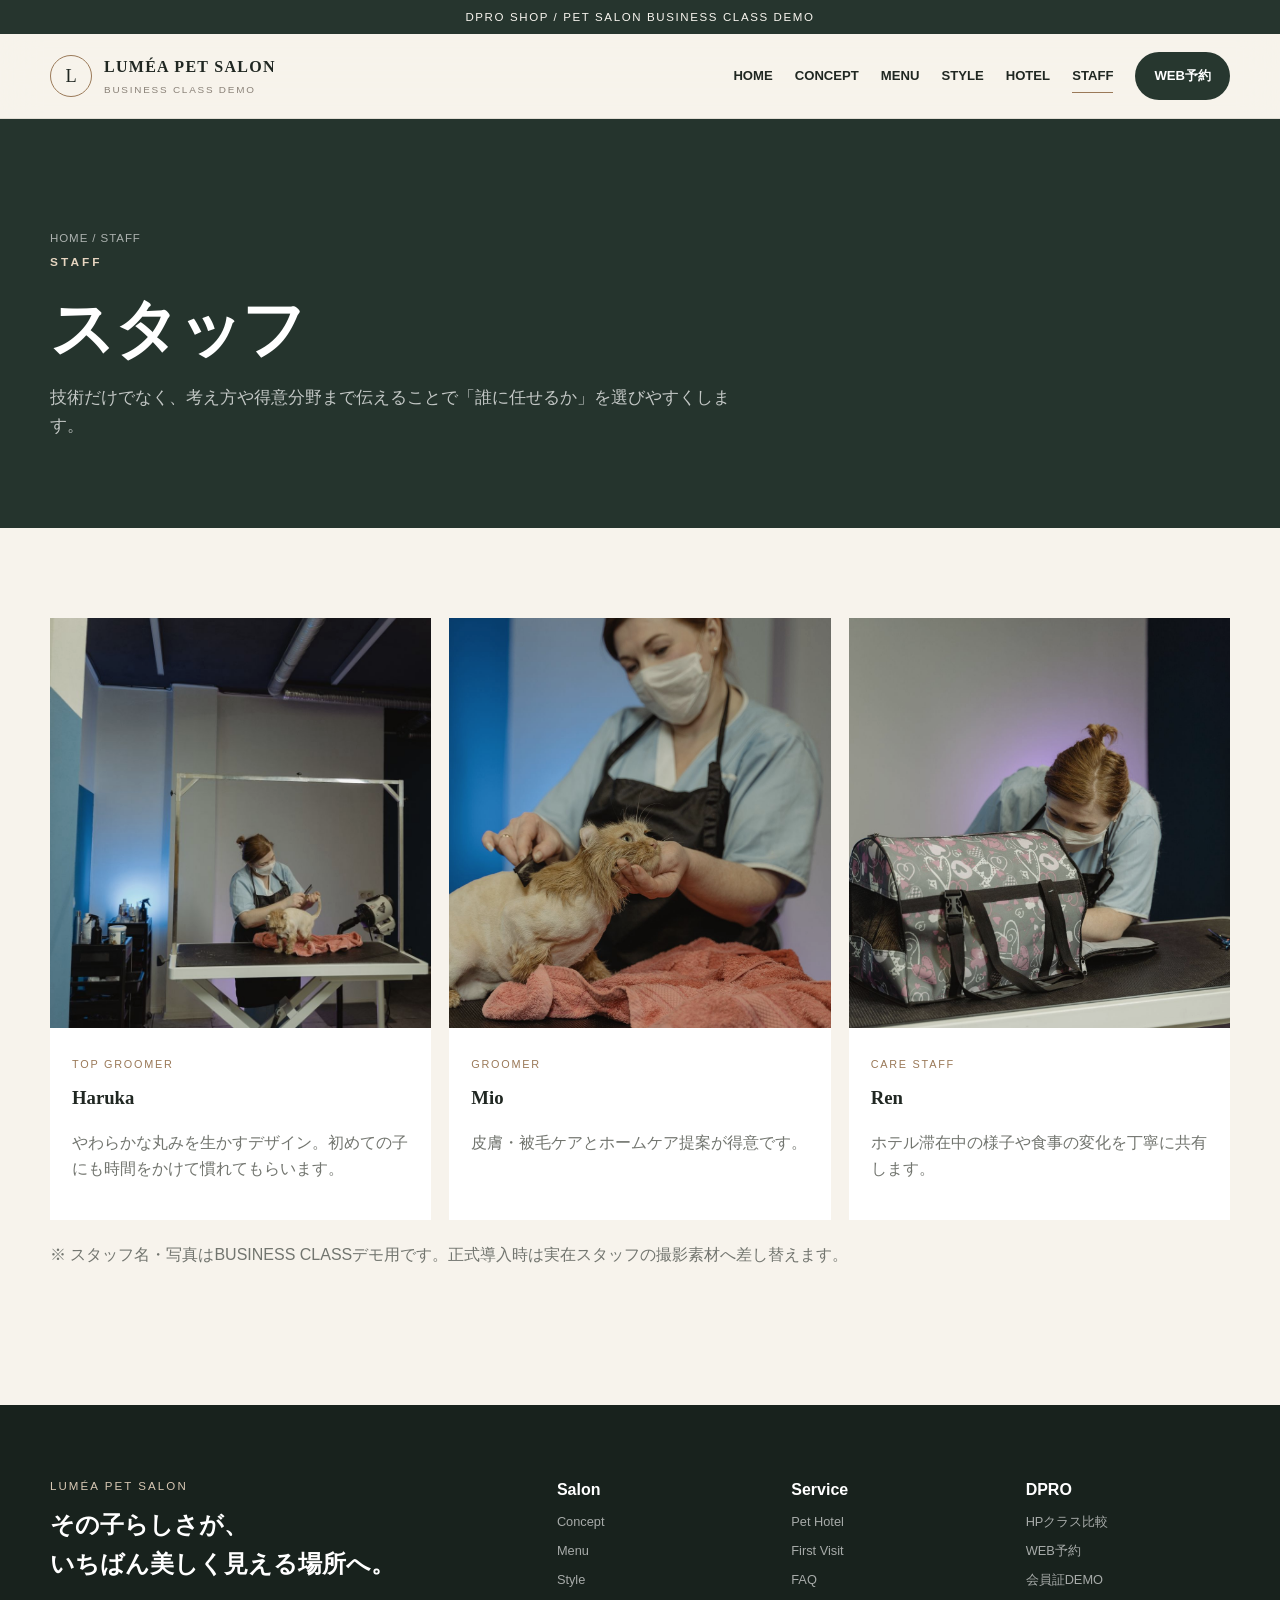
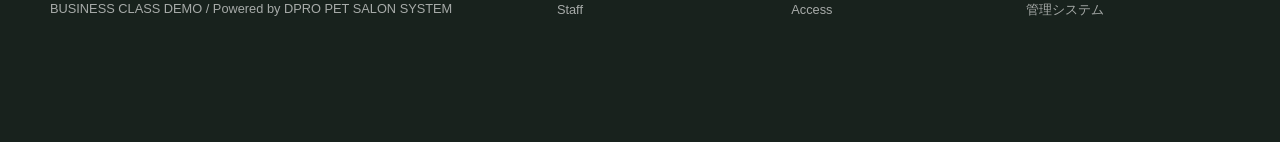
<file: staff.html>
<!doctype html><html lang="ja"><head><meta charset="utf-8"><meta name="viewport" content="width=device-width,initial-scale=1"><meta name="description" content="DPRO PET SALON BUSINESS CLASS DEMO"><title>スタッフ | LUMÉA PET SALON</title><link rel="stylesheet" href="styles.css?v=1013"></head><body class="business-site"><div class="biz-topline">DPRO SHOP / PET SALON BUSINESS CLASS DEMO</div>
<header class="biz-header"><div class="container biz-header-inner">
<a class="biz-logo" href="index.html"><span class="biz-logo-mark">L</span><span class="biz-logo-text"><strong>LUMÉA PET SALON</strong><small>BUSINESS CLASS DEMO</small></span></a>
<nav class="biz-nav" id="bizNav"><a class="" href="index.html">HOME</a><a class="" href="concept.html">CONCEPT</a><a class="" href="menu.html">MENU</a><a class="" href="gallery.html">STYLE</a><a class="" href="hotel.html">HOTEL</a><a class="active" href="staff.html">STAFF</a><a href="reserve.html?type=trim&demo=1" class="btn btn-primary">WEB予約</a></nav>
<button class="biz-menu-toggle" id="bizMenuToggle" aria-label="メニューを開く">☰</button>
</div></header><main><section class="biz-page-hero"><div class="container"><div class="breadcrumbs">HOME / STAFF</div><span class="biz-kicker">STAFF</span><h1>スタッフ</h1><p>技術だけでなく、考え方や得意分野まで伝えることで「誰に任せるか」を選びやすくします。</p></div></section><section class="biz-content"><div class="container"><div class="biz-staff-grid"><article class="biz-staff"><img src="staff-misaki-aizawa.jpg" alt="施術中のトップグルーマー"><div class="biz-staff-copy"><small>TOP GROOMER</small><h3>Haruka</h3><p class="muted">やわらかな丸みを生かすデザイン。初めての子にも時間をかけて慣れてもらいます。</p></div></article><article class="biz-staff"><img src="staff-yuki-nakajima.jpg" alt="ケア中のグルーマー"><div class="biz-staff-copy"><small>GROOMER</small><h3>Mio</h3><p class="muted">皮膚・被毛ケアとホームケア提案が得意です。</p></div></article><article class="biz-staff"><img src="staff-miki-naruse.jpg" alt="ペットケアを行うスタッフ"><div class="biz-staff-copy"><small>CARE STAFF</small><h3>Ren</h3><p class="muted">ホテル滞在中の様子や食事の変化を丁寧に共有します。</p></div></article></div><p class="muted" style="margin-top:22px">※ スタッフ名・写真はBUSINESS CLASSデモ用です。正式導入時は実在スタッフの撮影素材へ差し替えます。</p></div></section></main><footer class="biz-footer"><div class="container biz-footer-grid">
<div><div class="footer-brand">LUMÉA PET SALON</div><h3>その子らしさが、<br>いちばん美しく見える場所へ。</h3><p>BUSINESS CLASS DEMO / Powered by DPRO PET SALON SYSTEM</p></div>
<div><strong>Salon</strong><a href="concept.html">Concept</a><a href="menu.html">Menu</a><a href="gallery.html">Style</a><a href="staff.html">Staff</a></div>
<div><strong>Service</strong><a href="hotel.html">Pet Hotel</a><a href="first.html">First Visit</a><a href="faq.html">FAQ</a><a href="access.html">Access</a></div>
<div><strong>DPRO</strong><a href="compare.html">HPクラス比較</a><a href="reserve.html?type=trim&demo=1">WEB予約</a><a data-member-url href="#">会員証DEMO</a><a data-owner-url href="#">管理システム</a></div>
</div></footer><div class="mobile-booking-bar"><a class="btn btn-secondary" href="hotel.html">ホテル</a><a class="btn btn-primary" href="reserve.html?type=trim&demo=1">WEB予約</a></div><script src="config.js?v=1011"></script><script src="booking-core.js?v=1011"></script><script src="app.js?v=1011"></script></body></html>
</file>
<file: styles.css>
:root {
  --bg: #f7f3ec;
  --surface: #ffffff;
  --surface-2: #f1ece4;
  --ink: #202722;
  --muted: #72756f;
  --line: #ddd8cf;
  --brand: #9a7958;
  --brand-dark: #27372f;
  --brand-soft: #eee4d7;
  --sand: #c7ae8d;
  --accent: #b87850;
  --ok: #3c7555;
  --warn: #a46d27;
  --danger: #8d514d;
  --shadow: 0 24px 70px rgba(31,39,34,.14);
  --radius: 24px;
}
* { box-sizing: border-box; }
html { scroll-behavior: smooth; }
body { margin:0; font-family: -apple-system, BlinkMacSystemFont, "Segoe UI", "Noto Sans JP", sans-serif; color:var(--ink); background:var(--bg); line-height:1.65; }
a { color:inherit; text-decoration:none; }
button, input, select, textarea { font:inherit; }
button { cursor:pointer; }
img { max-width:100%; display:block; }
.container { width:min(1180px, calc(100% - 40px)); margin-inline:auto; }
.eyebrow { display:inline-flex; align-items:center; gap:8px; padding:6px 10px; border-radius:999px; background:var(--brand-soft); color:var(--brand-dark); font-size:.78rem; font-weight:800; letter-spacing:.05em; }
.section { padding:88px 0; }
.section.compact { padding:58px 0; }
.section-title { font-size:clamp(2rem, 4vw, 3.5rem); line-height:1.18; margin:12px 0 16px; letter-spacing:-.03em; }
.section-lead { color:var(--muted); max-width:760px; font-size:1.04rem; }
.muted { color:var(--muted); }
.grid { display:grid; gap:22px; }
.grid-2 { grid-template-columns:repeat(2,minmax(0,1fr)); }
.grid-3 { grid-template-columns:repeat(3,minmax(0,1fr)); }
.grid-4 { grid-template-columns:repeat(4,minmax(0,1fr)); }
.card { background:var(--surface); border:1px solid var(--line); border-radius:var(--radius); padding:26px; box-shadow:0 8px 28px rgba(38,49,43,.05); }
.card h3 { margin:0 0 8px; font-size:1.25rem; }
.pill { display:inline-flex; padding:6px 10px; border-radius:999px; background:var(--surface-2); font-size:.82rem; font-weight:700; }
.btn { display:inline-flex; align-items:center; justify-content:center; gap:8px; min-height:48px; padding:12px 18px; border-radius:999px; border:1px solid transparent; font-weight:800; transition:.2s ease; }
.btn:hover { transform:translateY(-1px); }
.btn-primary { background:var(--brand-dark); color:#fff; }
.btn-secondary { background:#fff; border-color:var(--line); }
.btn-soft { background:var(--brand-soft); color:var(--brand-dark); }
.btn-line { background:#06c755; color:#fff; }
.btn-block { width:100%; }
.header { position:sticky; top:0; z-index:40; backdrop-filter:blur(14px); background:rgba(251,250,246,.88); border-bottom:1px solid rgba(223,228,221,.9); }
.header-inner { height:74px; display:flex; align-items:center; justify-content:space-between; gap:20px; }
.brand { display:flex; align-items:center; gap:12px; font-weight:900; letter-spacing:-.02em; }
.brand-mark { width:38px; height:38px; border-radius:14px 14px 18px 18px; background:linear-gradient(145deg,var(--brand),var(--brand-dark)); color:white; display:grid; place-items:center; font-size:1.1rem; box-shadow:0 8px 20px rgba(54,76,64,.25); }
.nav { display:flex; align-items:center; gap:22px; font-size:.92rem; font-weight:700; }
.nav a:hover { color:var(--brand); }
.menu-toggle { display:none; border:1px solid var(--line); background:white; border-radius:14px; width:44px; height:44px; }
.hero { padding:58px 0 38px; overflow:hidden; }
.hero-grid { display:grid; grid-template-columns:1.02fr .98fr; align-items:center; gap:54px; }
.hero-copy h1 { font-size:clamp(2.8rem,6vw,5.7rem); line-height:.98; letter-spacing:-.055em; margin:16px 0 22px; }
.hero-copy p { font-size:1.08rem; color:var(--muted); max-width:640px; }
.hero-actions { display:flex; flex-wrap:wrap; gap:12px; margin:28px 0 18px; }
.hero-meta { display:flex; flex-wrap:wrap; gap:10px 16px; font-size:.84rem; color:var(--muted); font-weight:700; }
.hero-visual { min-height:610px; position:relative; border-radius:42px; overflow:hidden; background:linear-gradient(135deg,#d9e2da,#f1e6d6); box-shadow:var(--shadow); }
.hero-visual::before { content:""; position:absolute; inset:0; background:linear-gradient(180deg,rgba(38,49,43,.03),rgba(38,49,43,.18)); }
.hero-photo { width:100%; height:100%; min-height:610px; object-fit:cover; }
.hero-badge { position:absolute; left:22px; top:22px; background:rgba(255,255,255,.9); backdrop-filter:blur(10px); border-radius:18px; padding:12px 15px; font-weight:800; box-shadow:0 10px 30px rgba(0,0,0,.08); }
.today-card { position:absolute; left:22px; right:22px; bottom:22px; background:rgba(255,255,255,.94); backdrop-filter:blur(12px); border-radius:24px; padding:18px; box-shadow:0 12px 40px rgba(38,49,43,.16); }
.today-head { display:flex; align-items:center; justify-content:space-between; gap:14px; margin-bottom:12px; }
.today-list { display:grid; grid-template-columns:repeat(3,1fr); gap:10px; }
.today-item { background:var(--bg); border-radius:16px; padding:12px; }
.today-item strong { display:block; font-size:.9rem; }
.status { display:inline-flex; align-items:center; gap:6px; margin-top:4px; font-weight:900; font-size:.9rem; }
.status.ok { color:var(--ok); }
.status.warn { color:var(--warn); }
.status.full { color:var(--danger); }
.booking-cards .card { min-height:220px; display:flex; flex-direction:column; justify-content:space-between; }
.icon-box { width:52px; height:52px; border-radius:18px; display:grid; place-items:center; background:var(--brand-soft); font-size:1.4rem; margin-bottom:24px; }
.price { font-weight:900; font-size:1.4rem; }
.gallery { display:grid; grid-template-columns:1.25fr .75fr .75fr; gap:16px; }
.gallery img { width:100%; height:300px; object-fit:cover; border-radius:26px; }
.gallery img:first-child { height:616px; grid-row:span 2; }
.phone-shell { width:min(360px,100%); margin:auto; padding:14px; border-radius:38px; background:#1d2722; box-shadow:var(--shadow); }
.phone-screen { background:#f3f5f3; min-height:600px; border-radius:28px; overflow:hidden; }
.phone-top { padding:18px; background:#fff; border-bottom:1px solid #e5e9e5; font-weight:800; }
.chat { padding:18px; display:flex; flex-direction:column; gap:14px; }
.bubble { max-width:82%; padding:11px 13px; border-radius:16px; font-size:.9rem; box-shadow:0 3px 10px rgba(0,0,0,.04); }
.bubble.shop { background:#fff; }
.bubble.user { align-self:flex-end; background:#bceaa6; }
.phone-menu { display:grid; grid-template-columns:repeat(3,1fr); gap:1px; margin-top:18px; background:#d9ded9; }
.phone-menu div { background:white; min-height:82px; display:grid; place-items:center; text-align:center; font-size:.78rem; font-weight:800; padding:8px; }
.pet-card { display:flex; align-items:center; gap:18px; }
.pet-avatar { width:82px; height:82px; border-radius:24px; object-fit:cover; }
.feature-list { display:grid; gap:10px; margin:18px 0 0; }
.feature-row { display:flex; gap:12px; align-items:flex-start; }
.feature-row::before { content:"✓"; width:26px; height:26px; border-radius:50%; display:grid; place-items:center; flex:0 0 auto; background:var(--brand-soft); color:var(--brand-dark); font-weight:900; }
.owner-panel { background:var(--brand-dark); color:white; border-radius:34px; padding:34px; }
.owner-panel .muted { color:rgba(255,255,255,.68); }
.owner-panel .btn-secondary { color:var(--brand-dark); background:#fff; border-color:rgba(255,255,255,.9); }
.owner-panel .btn-secondary:hover { color:var(--brand-dark); background:#f7faf7; }
.owner-stats { display:grid; grid-template-columns:repeat(4,1fr); gap:14px; margin-top:24px; }
.stat { background:rgba(255,255,255,.1); border:1px solid rgba(255,255,255,.14); border-radius:18px; padding:18px; }
.stat strong { display:block; font-size:1.8rem; }
.faq details { border-bottom:1px solid var(--line); padding:18px 0; }
.faq summary { font-weight:800; cursor:pointer; }
.footer { background:#243129; color:#fff; padding:46px 0 100px; }
.footer .muted { color:rgba(255,255,255,.62); }
.floating { position:fixed; right:20px; bottom:20px; z-index:55; }
.float-main { border:0; box-shadow:0 12px 34px rgba(54,76,64,.28); }
.float-menu { position:absolute; right:0; bottom:62px; width:260px; display:none; gap:8px; padding:10px; border-radius:20px; background:white; border:1px solid var(--line); box-shadow:var(--shadow); }
.float-menu.open { display:grid; }
.float-menu a { padding:11px 12px; border-radius:14px; font-weight:800; background:var(--bg); }
.mobile-booking-bar { display:none; }
/* booking */
.booking-page { min-height:100vh; background:#f6f5f0; }
.booking-header { background:white; border-bottom:1px solid var(--line); }
.booking-header .container { min-height:72px; display:flex; align-items:center; justify-content:space-between; }
.booking-wrap { padding:38px 0 90px; }
.booking-shell { display:grid; grid-template-columns:minmax(0,1fr) 340px; gap:24px; align-items:start; }
.booking-main, .booking-summary { background:white; border:1px solid var(--line); border-radius:28px; padding:26px; }
.booking-summary { position:sticky; top:96px; }
.steps { display:flex; gap:8px; margin:0 0 26px; overflow:auto; padding-bottom:5px; }
.step-chip { white-space:nowrap; padding:8px 12px; border-radius:999px; background:#eef1ec; color:#7b827d; font-size:.8rem; font-weight:800; }
.step-chip.active { background:var(--brand-dark); color:#fff; }
.step-panel { display:none; }
.step-panel.active { display:block; }
.choice-grid { display:grid; grid-template-columns:repeat(2,minmax(0,1fr)); gap:14px; }
.choice { border:1px solid var(--line); border-radius:20px; padding:18px; background:#fff; text-align:left; }
.choice.selected { border-color:var(--brand); box-shadow:0 0 0 3px var(--brand-soft); }
.choice strong { display:block; margin-bottom:4px; }
.option-list { display:grid; gap:10px; }
.option-row { display:flex; justify-content:space-between; gap:16px; padding:13px 14px; border:1px solid var(--line); border-radius:16px; }
.option-row label { display:flex; gap:10px; align-items:center; }
.calendar-table { width:100%; border-collapse:separate; border-spacing:7px; }
.calendar-table th { font-size:.78rem; color:var(--muted); padding:7px; }
.calendar-table td { text-align:center; }
.slot-btn { width:100%; border:1px solid var(--line); background:#fff; border-radius:12px; padding:10px 5px; font-size:.82rem; font-weight:800; }
.slot-btn:hover:not(:disabled) { border-color:var(--brand); background:var(--brand-soft); }
.slot-btn.selected { background:var(--brand-dark); color:#fff; border-color:var(--brand-dark); }
.slot-btn:disabled { color:#a7ada8; background:#f2f3f1; cursor:not-allowed; }
.mobile-slots { display:none; }
.date-tabs { display:flex; gap:8px; overflow:auto; margin-bottom:14px; }
.date-tab { border:1px solid var(--line); background:white; border-radius:14px; padding:10px 14px; white-space:nowrap; font-weight:800; }
.date-tab.selected { background:var(--brand-dark); color:#fff; }
.time-list { display:grid; gap:10px; }
.time-btn { border:1px solid var(--line); background:white; border-radius:16px; padding:14px; display:flex; justify-content:space-between; align-items:center; font-weight:800; }
.time-btn.selected { background:var(--brand-dark); color:#fff; }
.time-btn:disabled { background:#f1f2ef; color:#9aa09b; }
.form-grid { display:grid; grid-template-columns:repeat(2,minmax(0,1fr)); gap:14px; }
.field { display:grid; gap:6px; }
.field.full { grid-column:1/-1; }
.field label { font-size:.86rem; font-weight:800; }
.field input, .field select, .field textarea { width:100%; border:1px solid var(--line); border-radius:14px; padding:12px 13px; background:white; }
.field textarea { min-height:110px; resize:vertical; }
.actions { display:flex; justify-content:space-between; gap:12px; margin-top:26px; }
.summary-list { display:grid; gap:12px; }
.summary-line { display:flex; justify-content:space-between; gap:16px; padding-bottom:10px; border-bottom:1px solid var(--line); font-size:.9rem; }
.summary-line strong { text-align:right; }
.notice { padding:14px; border-radius:16px; background:var(--brand-soft); color:var(--brand-dark); font-size:.88rem; }
.complete { text-align:center; padding:20px 0; }
.complete-icon { width:72px; height:72px; border-radius:50%; background:var(--brand-soft); display:grid; place-items:center; margin:0 auto 16px; font-size:2rem; }
@media (max-width: 940px) {
  .nav { display:none; position:absolute; left:20px; right:20px; top:68px; background:white; border:1px solid var(--line); border-radius:20px; padding:16px; box-shadow:var(--shadow); flex-direction:column; align-items:stretch; }
  .nav.open { display:flex; }
  .menu-toggle { display:block; }
  .hero-grid, .booking-shell { grid-template-columns:1fr; }
  .hero-visual, .hero-photo { min-height:520px; }
  .grid-4 { grid-template-columns:repeat(2,minmax(0,1fr)); }
  .owner-stats { grid-template-columns:repeat(2,1fr); }
  .booking-summary { position:static; }
}
@media (max-width: 680px) {
  .container { width:min(100% - 28px, 1180px); }
  .section { padding:66px 0; }
  .hero { padding-top:32px; }
  .hero-copy h1 { font-size:clamp(2.5rem,14vw,4.4rem); }
  .hero-actions .btn { width:100%; }
  .hero-visual, .hero-photo { min-height:470px; }
  .hero-visual { border-radius:30px; }
  .today-card { left:12px; right:12px; bottom:12px; padding:14px; }
  .today-list { grid-template-columns:1fr; gap:7px; }
  .today-item { display:flex; justify-content:space-between; align-items:center; gap:12px; }
  .today-item .status { margin:0; }
  .grid-2,.grid-3,.grid-4,.choice-grid,.form-grid { grid-template-columns:1fr; }
  .gallery { grid-template-columns:1fr 1fr; }
  .gallery img, .gallery img:first-child { height:220px; grid-row:auto; }
  .gallery img:first-child { grid-column:1/-1; height:320px; }
  .owner-stats { grid-template-columns:1fr 1fr; }
  .floating { display:none; }
  .mobile-booking-bar { display:grid; grid-template-columns:1fr 1fr; gap:8px; position:fixed; left:0; right:0; bottom:0; z-index:60; padding:9px 12px calc(9px + env(safe-area-inset-bottom)); background:rgba(255,255,255,.96); border-top:1px solid var(--line); backdrop-filter:blur(12px); }
  .mobile-booking-bar .btn { min-height:44px; font-size:.84rem; padding:10px 8px; }
  .desktop-calendar { display:none; }
  .mobile-slots { display:block; }
  .booking-main,.booking-summary { padding:18px; border-radius:22px; }
  .booking-wrap { padding-top:20px; }
  .actions { position:sticky; bottom:0; margin:24px -18px -18px; padding:12px 18px calc(12px + env(safe-area-inset-bottom)); background:rgba(255,255,255,.97); border-top:1px solid var(--line); }
  .actions .btn { flex:1; }
  .field.full { grid-column:auto; }
}

/* V1.0.3 / SYSTEM SYNC POLISH */
.staff-card{text-align:center}.staff-avatar{width:68px;height:68px;margin:0 auto 14px;border-radius:22px;display:grid;place-items:center;background:var(--brand-soft);color:var(--brand-dark);font-weight:900;font-size:1.35rem}.demo-disabled{pointer-events:none;opacity:.65}.hero-meta #systemSyncDetail{width:100%;color:var(--brand-dark);font-weight:800}.owner-stats .stat strong{font-size:1.35rem}.card [data-live-menu-price]{min-height:1.5em}


/* DPRO PET SALON BUSINESS CLASS V1.0 */
@import url('https://fonts.googleapis.com/css2?family=DM+Sans:wght@400;500;600;700&family=Noto+Serif+JP:wght@500;600;700&display=swap');
.business-site{font-family:'DM Sans','Noto Sans JP',sans-serif;background:#f7f3ec;color:#202722;overflow-x:hidden}.business-site h1,.business-site h2,.business-site .serif{font-family:'Noto Serif JP',serif}.biz-topline{height:34px;display:flex;align-items:center;justify-content:center;background:#26352e;color:#f8f5ef;font-size:.72rem;letter-spacing:.14em}.biz-header{position:sticky;top:0;z-index:80;background:rgba(247,243,236,.9);backdrop-filter:blur(18px);border-bottom:1px solid rgba(221,216,207,.8)}.biz-header-inner{height:84px;display:flex;align-items:center;justify-content:space-between;gap:24px}.biz-logo{display:flex;align-items:center;gap:12px}.biz-logo-mark{width:42px;height:42px;border:1px solid #9a7958;border-radius:50%;display:grid;place-items:center;font-family:'Noto Serif JP';font-size:1.15rem}.biz-logo-text strong{display:block;font-family:'Noto Serif JP';letter-spacing:.08em}.biz-logo-text small{display:block;font-size:.62rem;letter-spacing:.18em;color:#8a8177;margin-top:2px}.biz-nav{display:flex;align-items:center;gap:22px;font-size:.82rem;font-weight:700}.biz-nav>a:not(.btn){position:relative;padding:10px 0}.biz-nav>a:not(.btn)::after{content:'';position:absolute;left:0;right:100%;bottom:4px;height:1px;background:#9a7958;transition:.25s}.biz-nav>a:hover::after,.biz-nav>a.active::after{right:0}.biz-menu-toggle{display:none;border:1px solid var(--line);background:#fff;width:46px;height:46px;border-radius:50%}.biz-hero{position:relative;min-height:calc(100vh - 118px);display:grid;align-items:end;color:#fff;background:#1f2a24;overflow:hidden}.biz-hero-media{position:absolute;inset:0}.biz-hero-media img{width:100%;height:100%;object-fit:cover;object-position:center 43%;filter:saturate(.82) contrast(1.02)}.biz-hero-media::after{content:'';position:absolute;inset:0;background:linear-gradient(90deg,rgba(21,30,25,.72) 0%,rgba(21,30,25,.35) 48%,rgba(21,30,25,.1) 100%),linear-gradient(0deg,rgba(19,28,23,.72),transparent 55%)}.biz-hero-inner{position:relative;z-index:2;padding:110px 0 72px}.biz-kicker{font-size:.74rem;letter-spacing:.26em;text-transform:uppercase;color:#e6d5c0;font-weight:700}.biz-hero h1{font-size:clamp(3rem,6.6vw,7rem);line-height:1.08;letter-spacing:-.04em;max-width:950px;margin:18px 0 22px}.biz-hero-lead{max-width:650px;font-size:1.08rem;line-height:1.9;color:rgba(255,255,255,.86)}.biz-hero-actions{display:flex;gap:12px;flex-wrap:wrap;margin-top:30px}.biz-btn-light{background:#fff;color:#25352d}.biz-btn-glass{border-color:rgba(255,255,255,.45);color:#fff;background:rgba(255,255,255,.08);backdrop-filter:blur(8px)}.biz-hero-live{margin-top:50px;display:grid;grid-template-columns:1.2fr repeat(3,.7fr);max-width:900px;border-top:1px solid rgba(255,255,255,.28);border-bottom:1px solid rgba(255,255,255,.28)}.biz-hero-live>div{padding:18px 18px 18px 0}.biz-hero-live>div+div{padding-left:20px;border-left:1px solid rgba(255,255,255,.22)}.biz-live-label{font-size:.66rem;letter-spacing:.16em;text-transform:uppercase;color:#d8c8b4}.biz-live-value{display:block;margin-top:7px;font-weight:700;font-size:.92rem}.biz-section{padding:112px 0}.biz-section.white{background:#fff}.biz-section.dark{background:#25342d;color:#fff}.biz-section.sand{background:#eee5d9}.biz-section-head{display:grid;grid-template-columns:.55fr 1.45fr;gap:42px;align-items:start;margin-bottom:52px}.biz-section-head .label{font-size:.7rem;letter-spacing:.2em;text-transform:uppercase;color:#9a7958;font-weight:700;padding-top:9px}.biz-section-head h2{font-size:clamp(2.2rem,4vw,4.5rem);line-height:1.25;letter-spacing:-.035em;margin:0}.biz-section-head p{color:var(--muted);max-width:700px}.biz-editorial{display:grid;grid-template-columns:1.1fr .9fr;gap:24px}.biz-editorial-photo{min-height:640px;border-radius:4px;overflow:hidden}.biz-editorial-photo img{width:100%;height:100%;object-fit:cover}.biz-editorial-copy{padding:58px;background:#fff;display:flex;flex-direction:column;justify-content:center}.biz-editorial-copy h3{font-family:'Noto Serif JP';font-size:2.4rem;line-height:1.4;margin:0 0 20px}.biz-editorial-copy p{color:var(--muted);line-height:2}.biz-service-grid{display:grid;grid-template-columns:repeat(12,1fr);gap:18px}.biz-service-card{position:relative;overflow:hidden;min-height:460px;background:#1e2923;color:#fff;border-radius:4px}.biz-service-card:nth-child(1){grid-column:span 7}.biz-service-card:nth-child(2){grid-column:span 5}.biz-service-card:nth-child(3){grid-column:span 5}.biz-service-card:nth-child(4){grid-column:span 7}.biz-service-card img{position:absolute;inset:0;width:100%;height:100%;object-fit:cover;transition:.6s ease}.biz-service-card::after{content:'';position:absolute;inset:0;background:linear-gradient(0deg,rgba(22,31,26,.8),rgba(22,31,26,.08) 60%)}.biz-service-card:hover img{transform:scale(1.035)}.biz-service-content{position:absolute;left:30px;right:30px;bottom:28px;z-index:2}.biz-service-content .num{font-size:.68rem;letter-spacing:.2em;color:#ead9c4}.biz-service-content h3{font-family:'Noto Serif JP';font-size:2rem;margin:7px 0}.biz-service-content p{margin:0;color:rgba(255,255,255,.82)}.biz-price{font-family:'Noto Serif JP';font-size:1.1rem;margin-top:12px;font-weight:700}.biz-gallery{display:grid;grid-template-columns:repeat(4,1fr);grid-auto-rows:250px;gap:12px}.biz-gallery figure{margin:0;overflow:hidden;position:relative}.biz-gallery figure:nth-child(1){grid-column:span 2;grid-row:span 2}.biz-gallery figure:nth-child(4){grid-column:span 2}.biz-gallery img{width:100%;height:100%;object-fit:cover;transition:.6s}.biz-gallery figure:hover img{transform:scale(1.04)}.biz-hotel-grid{display:grid;grid-template-columns:.9fr 1.1fr;gap:48px;align-items:center}.biz-hotel-photo{min-height:610px}.biz-hotel-photo img{width:100%;height:610px;object-fit:cover}.biz-live-panel{background:#fff;color:#202722;padding:42px;box-shadow:var(--shadow);margin-left:-110px;position:relative}.biz-live-panel .sync{display:inline-flex;gap:8px;align-items:center;font-size:.72rem;font-weight:700;color:#3e7457}.biz-live-panel .sync::before{content:'';width:7px;height:7px;border-radius:50%;background:#4b8b67;box-shadow:0 0 0 5px #e8f1eb}.biz-live-panel h3{font-family:'Noto Serif JP';font-size:2rem;margin:16px 0 8px}.biz-live-boxes{display:grid;grid-template-columns:repeat(3,1fr);gap:10px;margin-top:22px}.biz-live-box{background:#f7f3ec;padding:16px}.biz-live-box small{display:block;color:#8b847b;font-size:.68rem}.biz-live-box strong{display:block;margin-top:8px}.biz-staff-grid{display:grid;grid-template-columns:repeat(3,1fr);gap:18px}.biz-staff{background:#fff}.biz-staff img{width:100%;height:410px;object-fit:cover}.biz-staff-copy{padding:22px}.biz-staff-copy small{font-size:.68rem;letter-spacing:.16em;color:#9a7958}.biz-staff-copy h3{font-family:'Noto Serif JP';margin:6px 0}.biz-system-reveal{display:grid;grid-template-columns:.9fr 1.1fr;gap:60px;align-items:center}.biz-system-reveal h2{font-size:clamp(2.5rem,4.8vw,5.3rem);line-height:1.2;margin:14px 0 20px}.biz-system-cards{display:grid;grid-template-columns:1fr 1fr;gap:12px}.biz-system-card{padding:22px;border:1px solid rgba(255,255,255,.18);background:rgba(255,255,255,.06)}.biz-system-card strong{display:block;font-size:1.05rem}.biz-system-card span{display:block;margin-top:8px;color:rgba(255,255,255,.62);font-size:.82rem}.biz-page-hero{padding:110px 0 72px;background:#25342d;color:#fff}.biz-page-hero .breadcrumbs{font-size:.72rem;color:rgba(255,255,255,.62);letter-spacing:.08em}.biz-page-hero h1{font-size:clamp(3rem,6vw,6.5rem);margin:20px 0 16px;line-height:1.1}.biz-page-hero p{max-width:680px;color:rgba(255,255,255,.72);font-size:1.05rem}.biz-content{padding:90px 0 120px}.biz-prose{max-width:820px;margin:auto}.biz-prose h2{font-family:'Noto Serif JP';font-size:2rem;margin:60px 0 16px}.biz-prose p{color:var(--muted);line-height:2}.biz-menu-list{display:grid;gap:16px}.biz-menu-row{display:grid;grid-template-columns:1fr auto;gap:30px;padding:26px 0;border-bottom:1px solid var(--line)}.biz-menu-row h3{font-family:'Noto Serif JP';font-size:1.35rem;margin:0 0 6px}.biz-menu-row p{margin:0;color:var(--muted)}.biz-menu-row .price{font-family:'Noto Serif JP';white-space:nowrap}.biz-faq details{border-bottom:1px solid var(--line);padding:22px 0}.biz-faq summary{font-family:'Noto Serif JP';font-weight:700;cursor:pointer}.biz-faq details p{color:var(--muted)}.biz-footer{background:#18221d;color:#fff;padding:72px 0 110px}.biz-footer-grid{display:grid;grid-template-columns:1.4fr repeat(3,.6fr);gap:30px}.biz-footer h3{font-family:'Noto Serif JP';font-size:1.5rem;margin:0}.biz-footer small,.biz-footer p,.biz-footer a{color:rgba(255,255,255,.62);font-size:.8rem}.biz-footer a{display:block;margin:8px 0}.biz-footer .footer-brand{font-size:.72rem;letter-spacing:.18em;color:#d8c8b4;margin-bottom:10px}.reveal{opacity:0;transform:translateY(20px);transition:.7s cubic-bezier(.2,.7,.2,1)}.reveal.show{opacity:1;transform:none}.biz-compare-hero{padding:88px 0 58px;text-align:center}.compare-grid{display:grid;grid-template-columns:1fr 1fr;gap:22px}.compare-card{background:#fff;border:1px solid var(--line);padding:24px;box-shadow:0 14px 44px rgba(31,39,34,.08)}.compare-frame{height:430px;border:1px solid var(--line);overflow:hidden;background:#f3f1ec;margin:18px 0}.compare-frame iframe{width:1440px;height:900px;transform:scale(.46);transform-origin:top left;border:0;pointer-events:none}.compare-card.business{border-color:#9a7958;box-shadow:0 20px 60px rgba(154,121,88,.18)}.compare-table{width:100%;border-collapse:collapse;margin-top:48px;background:#fff}.compare-table th,.compare-table td{padding:16px;border-bottom:1px solid var(--line);text-align:center}.compare-table th:first-child,.compare-table td:first-child{text-align:left}.compare-table th{font-family:'Noto Serif JP'}.compare-badge{display:inline-flex;padding:6px 10px;border-radius:999px;background:#eee4d7;color:#6c543d;font-size:.72rem;font-weight:800}.business-booking-note{padding:10px 16px;background:#eee4d7;color:#5e4937;font-size:.78rem;text-align:center;font-weight:700}
@media(max-width:980px){.biz-nav{display:none;position:absolute;left:20px;right:20px;top:82px;background:#fff;padding:18px;box-shadow:var(--shadow);flex-direction:column;align-items:stretch}.biz-nav.open{display:flex}.biz-menu-toggle{display:block}.biz-section-head,.biz-editorial,.biz-hotel-grid,.biz-system-reveal{grid-template-columns:1fr}.biz-editorial-photo{min-height:480px}.biz-live-panel{margin:0}.biz-service-card:nth-child(n){grid-column:span 6}.biz-staff-grid{grid-template-columns:1fr 1fr}.biz-footer-grid{grid-template-columns:1fr 1fr}.compare-grid{grid-template-columns:1fr}.compare-frame iframe{transform:scale(.52)}}
@media(max-width:680px){.biz-topline{font-size:.6rem;letter-spacing:.08em}.biz-header-inner{height:70px}.biz-logo-mark{width:36px;height:36px}.biz-logo-text small{display:none}.biz-hero{min-height:780px}.biz-hero-inner{padding:82px 0 42px}.biz-hero h1{font-size:clamp(3rem,16vw,5rem)}.biz-hero-actions .btn{width:100%}.biz-hero-live{grid-template-columns:1fr 1fr}.biz-hero-live>div{padding:14px}.biz-hero-live>div+div{border-left:0;border-top:1px solid rgba(255,255,255,.18)}.biz-section{padding:78px 0}.biz-section-head{gap:14px;margin-bottom:34px}.biz-editorial-copy{padding:30px}.biz-editorial-copy h3{font-size:1.8rem}.biz-service-grid{display:grid;grid-template-columns:1fr}.biz-service-card:nth-child(n){grid-column:auto;min-height:380px}.biz-gallery{grid-template-columns:1fr 1fr;grid-auto-rows:180px}.biz-gallery figure:nth-child(n){grid-column:auto;grid-row:auto}.biz-gallery figure:nth-child(1){grid-column:1/-1;height:320px}.biz-hotel-photo,.biz-hotel-photo img{height:420px;min-height:420px}.biz-live-panel{padding:28px}.biz-live-boxes{grid-template-columns:1fr}.biz-staff-grid{grid-template-columns:1fr}.biz-system-cards{grid-template-columns:1fr}.biz-footer-grid{grid-template-columns:1fr}.biz-page-hero{padding:78px 0 54px}.biz-content{padding:60px 0 90px}.compare-frame{height:270px}.compare-frame iframe{transform:scale(.3)}.compare-table{font-size:.78rem}.compare-table th,.compare-table td{padding:11px 7px}}
@media(prefers-reduced-motion:reduce){*{scroll-behavior:auto!important}.reveal{opacity:1;transform:none;transition:none}.biz-service-card img,.biz-gallery img{transition:none}}

/* BUSINESS CLASS V1.0.1 visual polish */
.biz-hero-media img{object-position:center 48%;filter:saturate(.72) contrast(1.04) brightness(.88)}
.biz-gallery img{filter:saturate(.72) contrast(.96) brightness(.98)}
.biz-staff img{filter:saturate(.72) contrast(.98);object-position:center 42%}
.compare-sales-callout{margin:0 auto 34px;max-width:980px;padding:22px 26px;border:1px solid #d9c6ad;background:#f4ede3;display:flex;justify-content:space-between;gap:24px;align-items:center}
.compare-sales-callout strong{font-family:'Noto Serif JP',serif;font-size:1.08rem;line-height:1.7;max-width:560px}.compare-sales-callout span{color:#756b61;line-height:1.8;max-width:360px}
.compare-final-cta{margin-top:54px;padding:52px;background:#25342d;color:#fff;text-align:center}.compare-final-cta h2{font-size:clamp(2rem,4vw,4rem);margin:14px 0}.compare-final-cta p{max-width:760px;margin:0 auto 28px;color:rgba(255,255,255,.7);line-height:1.9}.compare-final-cta>div{display:flex;gap:12px;justify-content:center;flex-wrap:wrap}
@media(max-width:760px){.compare-sales-callout{display:block}.compare-sales-callout span{display:block;margin-top:12px}.compare-final-cta{padding:34px 20px}}


/* BUSINESS V1.0.1 VISUAL POLISH */
.biz-gallery figure{position:relative;overflow:hidden}
.biz-gallery figcaption{position:absolute;left:14px;right:14px;bottom:12px;padding:8px 10px;border:1px solid rgba(255,255,255,.28);border-radius:999px;background:rgba(20,18,16,.54);backdrop-filter:blur(8px);color:#fff;font-size:10px;font-weight:800;letter-spacing:.12em;text-align:center}
.biz-gallery img{filter:saturate(.82) contrast(1.03)}
.biz-staff img{filter:saturate(.82) contrast(1.025)}


/* BUSINESS V1.0.2 JAPANESE UI FIX */
.business-site .biz-section-head h2{
  text-wrap:balance;
  line-break:strict;
}

.business-site .biz-jp-philosophy-title{
  font-size:clamp(2.25rem,3.15vw,3.45rem)!important;
  line-height:1.36!important;
  letter-spacing:-.025em!important;
  text-wrap:initial!important;
}

.business-site .biz-jp-philosophy-title .biz-jp-line{
  display:block;
  white-space:nowrap;
}

.business-site .btn-secondary{
  color:#25352d;
}

.business-site .compare-final-cta .btn-secondary{
  background:#fff!important;
  border-color:#fff!important;
  color:#25352d!important;
}

.business-site .compare-final-cta .btn-primary{
  background:#25352d!important;
  border-color:rgba(255,255,255,.24)!important;
  color:#fff!important;
  box-shadow:inset 0 0 0 1px rgba(255,255,255,.12);
}

.business-site .compare-final-cta h2{
  text-wrap:balance;
  line-break:strict;
}

@media(max-width:980px){
  .business-site .biz-jp-philosophy-title{
    font-size:clamp(2.2rem,5.2vw,3rem)!important;
  }
  .business-site .biz-jp-philosophy-title .biz-jp-line{
    white-space:normal;
  }
}

@media(max-width:680px){
  .business-site .biz-jp-philosophy-title{
    font-size:2rem!important;
    line-height:1.42!important;
    letter-spacing:-.02em!important;
  }
  .business-site .biz-jp-philosophy-title .biz-jp-line{
    display:block;
    white-space:normal;
    word-break:normal;
    overflow-wrap:break-word;
  }
  .business-site .compare-final-cta h2{
    font-size:2rem!important;
    line-height:1.4!important;
  }
}


/* BUSINESS V1.0.3 ALL PAGE JAPANESE WRAP QA */
.business-site h1,
.business-site h2,
.business-site h3{
  line-break:strict;
  word-break:normal;
  overflow-wrap:normal;
}

.business-site .biz-jp-lock-line{
  display:block;
  white-space:nowrap;
}

.business-site .biz-editorial-copy .biz-jp-editorial-safe{
  font-size:clamp(1.85rem,2.45vw,2.2rem)!important;
  line-height:1.48!important;
  letter-spacing:-.025em!important;
}

.business-site .biz-live-panel .biz-jp-hotel-safe{
  font-size:clamp(1.75rem,2.2vw,2rem)!important;
  line-height:1.48!important;
}

.business-site .biz-system-reveal .biz-jp-system-safe{
  font-size:clamp(2.2rem,3.7vw,3.75rem)!important;
  line-height:1.28!important;
  letter-spacing:-.035em!important;
}

.business-site .biz-page-hero h1{
  font-size:clamp(2.8rem,5vw,5.4rem)!important;
  line-height:1.14!important;
  letter-spacing:-.035em!important;
}

.business-site .biz-prose h2{
  line-height:1.45!important;
}

.booking-page h1,
.booking-page h2,
.booking-page h3,
body:not(.business-site) .section-title{
  line-break:strict;
  word-break:normal;
  overflow-wrap:break-word;
}

@media(max-width:980px){
  .business-site .biz-jp-lock-line{
    white-space:normal;
  }
  .business-site .biz-editorial-copy .biz-jp-editorial-safe{
    font-size:clamp(1.85rem,4.2vw,2.25rem)!important;
  }
  .business-site .biz-system-reveal .biz-jp-system-safe{
    font-size:clamp(2.2rem,5.3vw,3.2rem)!important;
  }
}

@media(max-width:680px){
  .business-site .biz-page-hero h1{
    font-size:clamp(2.35rem,11vw,3.35rem)!important;
    line-height:1.2!important;
  }
  .business-site .biz-editorial-copy .biz-jp-editorial-safe,
  .business-site .biz-live-panel .biz-jp-hotel-safe{
    font-size:1.8rem!important;
    line-height:1.5!important;
  }
  .business-site .biz-system-reveal .biz-jp-system-safe{
    font-size:2.25rem!important;
    line-height:1.35!important;
  }
}
</file>
